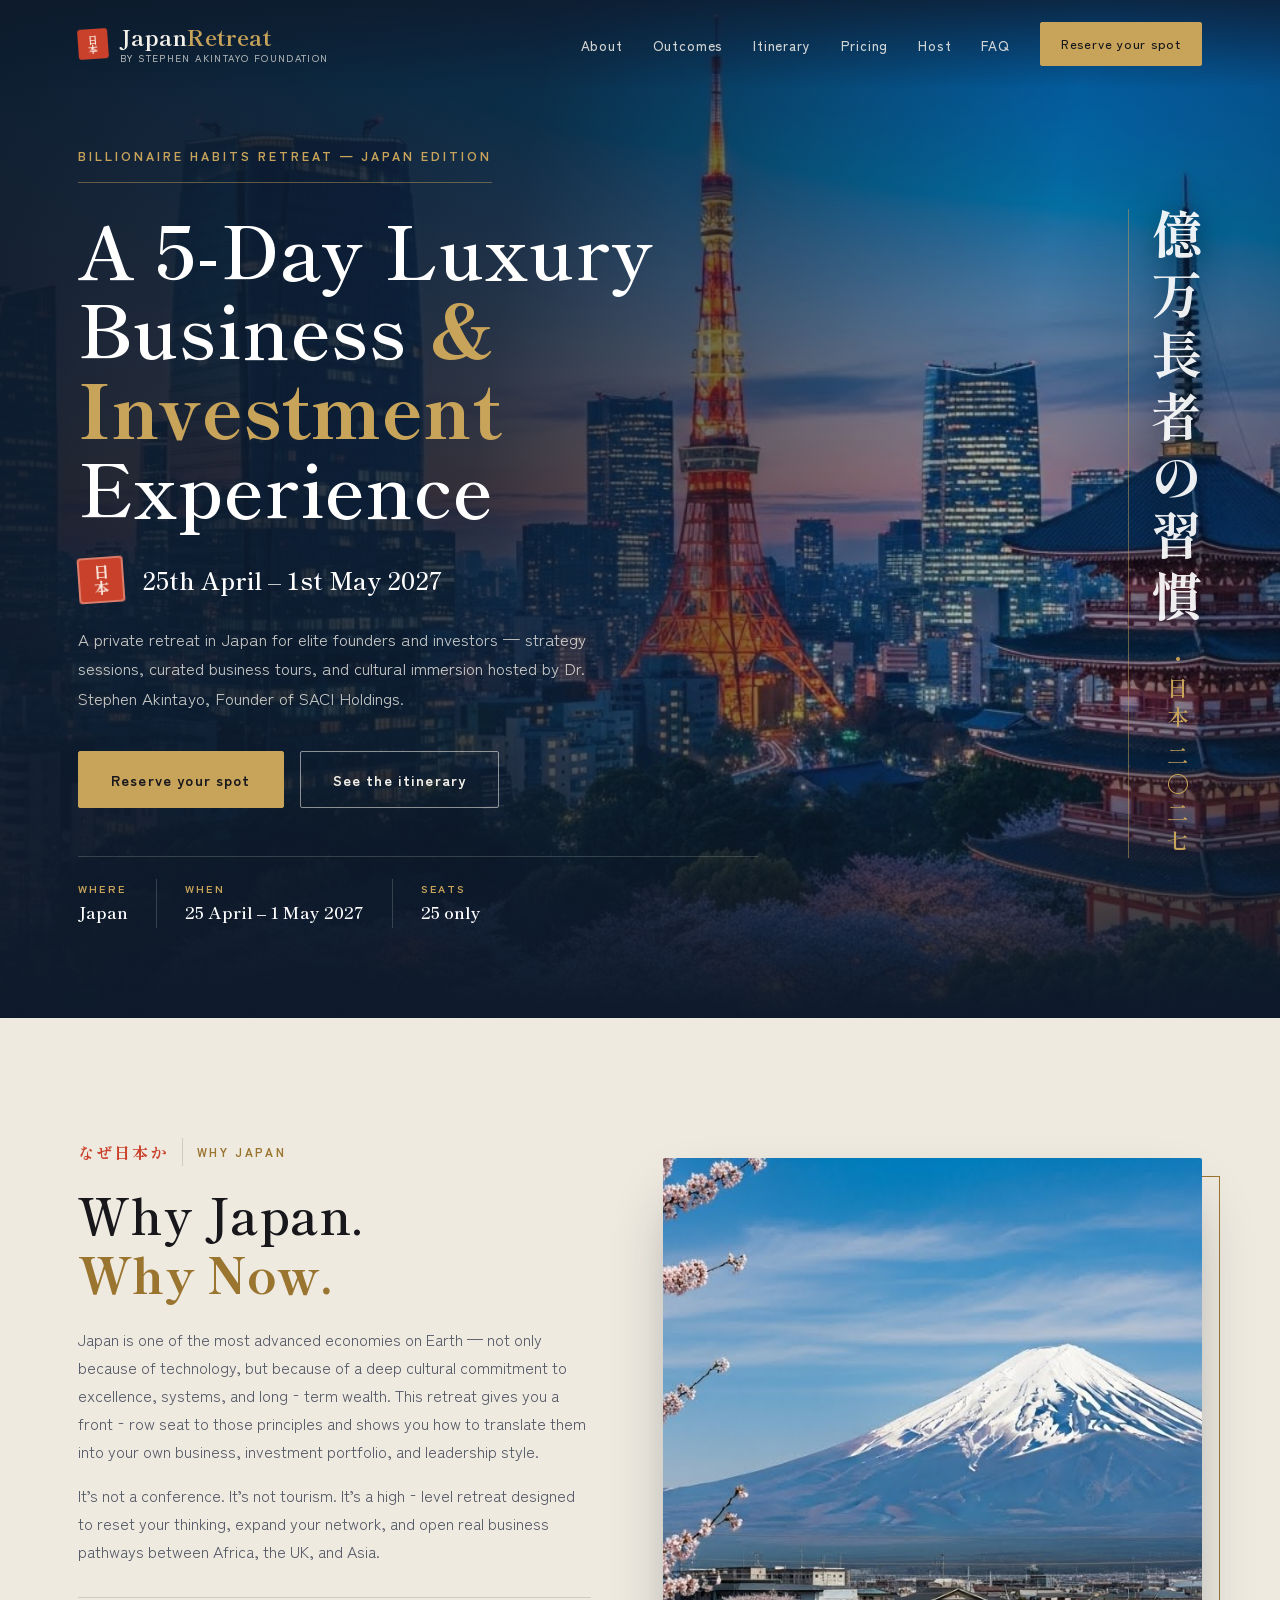
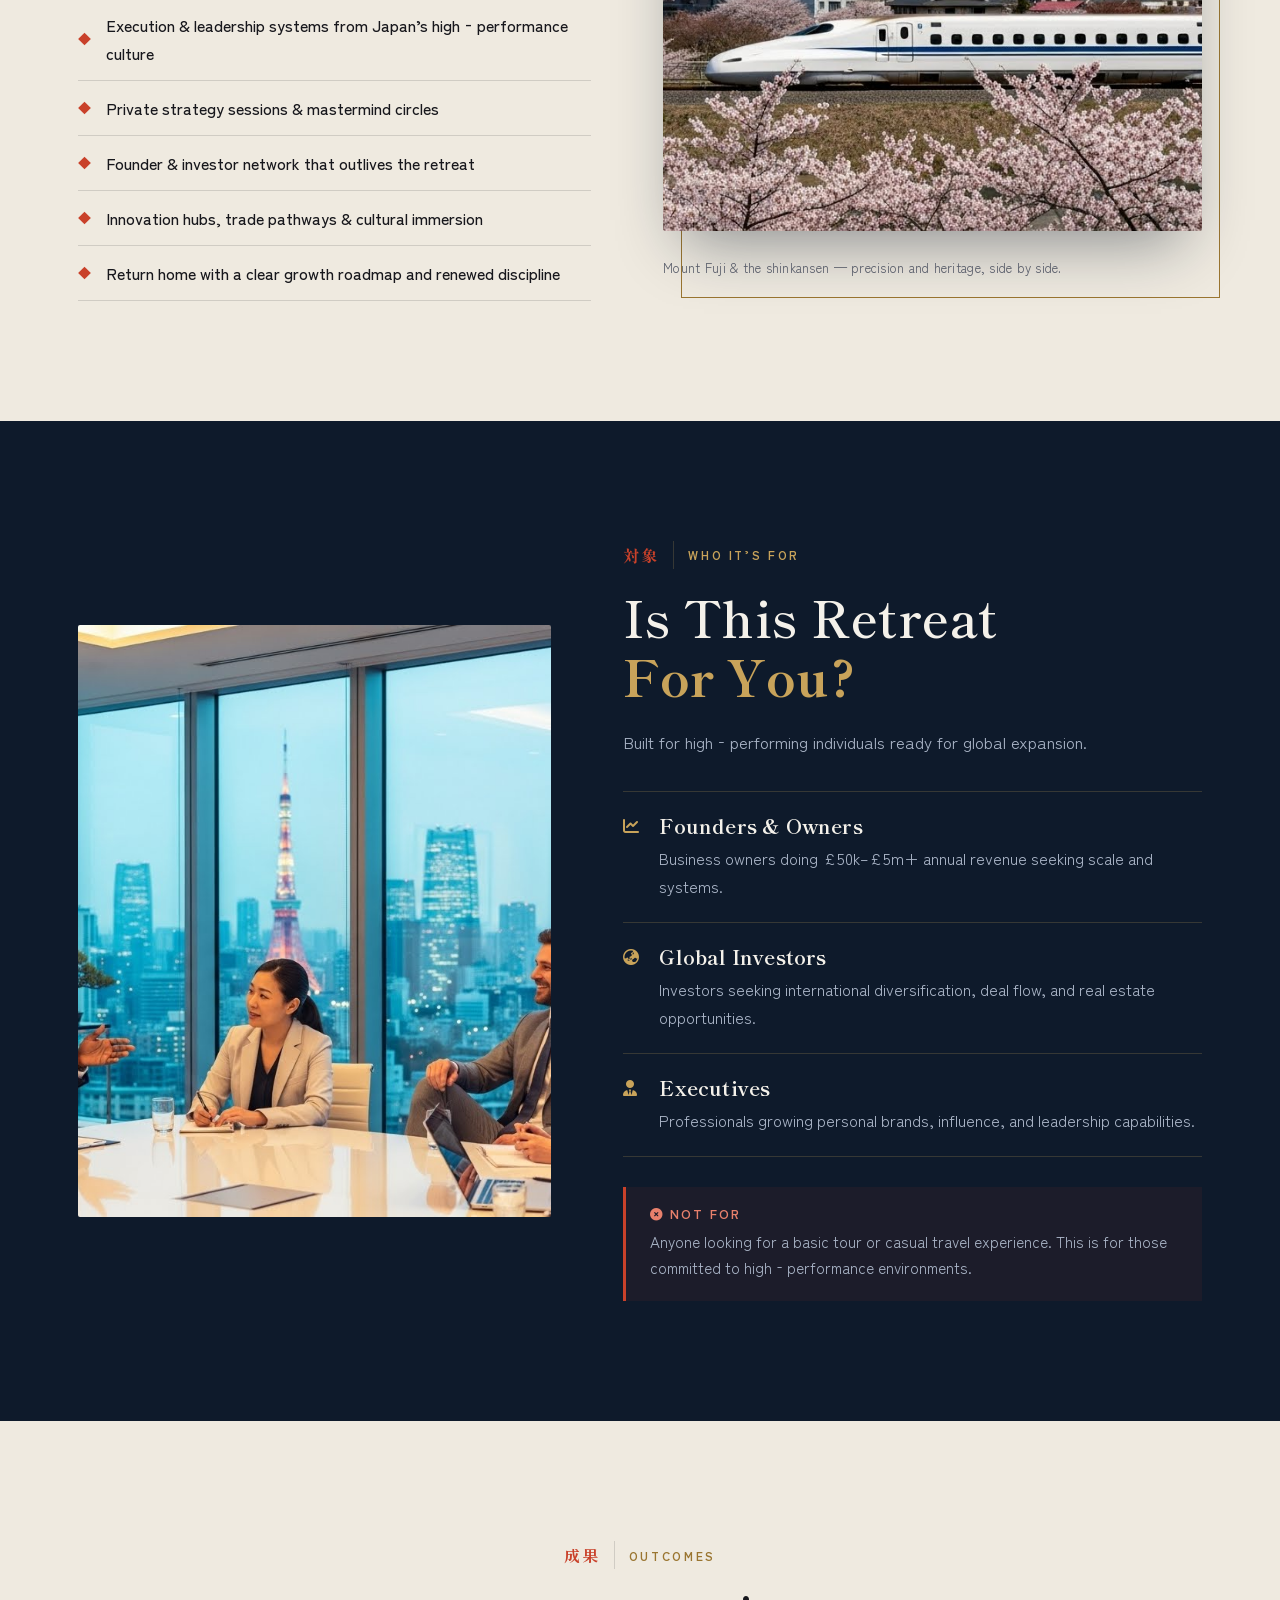
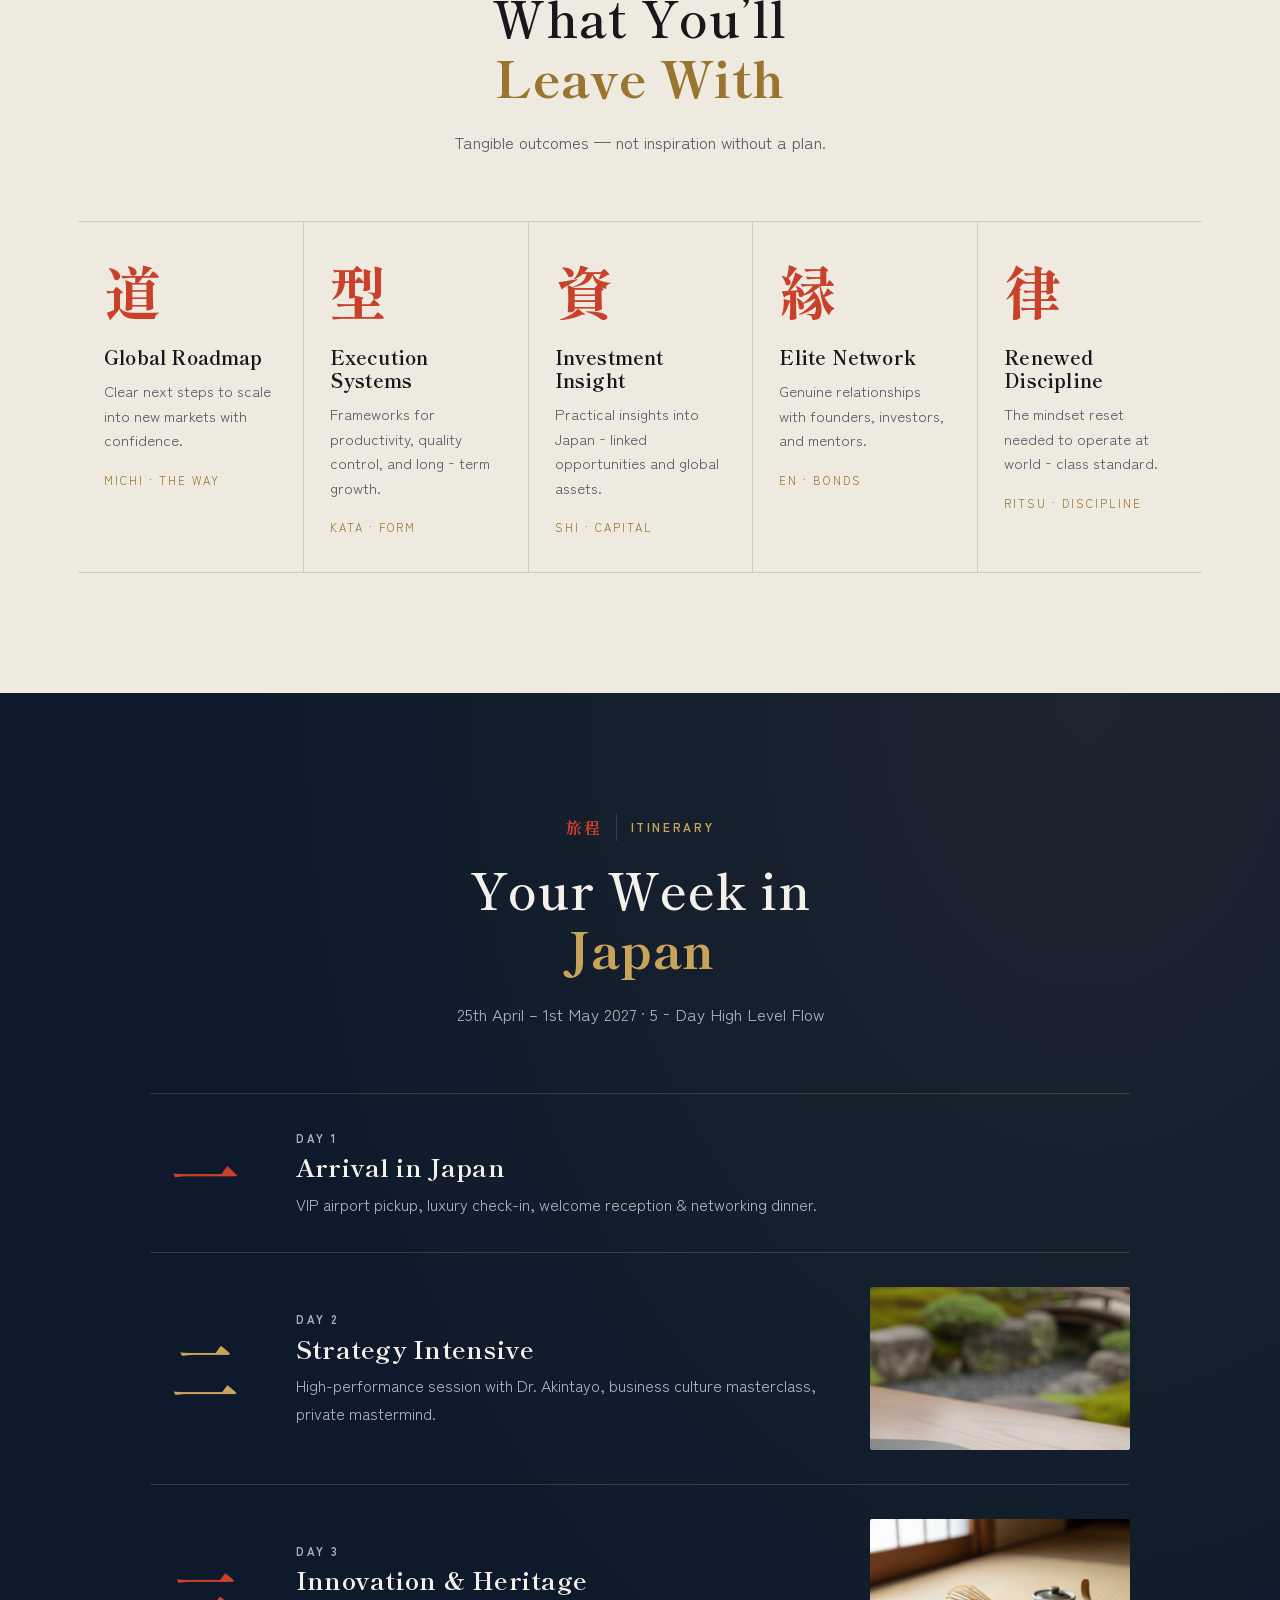
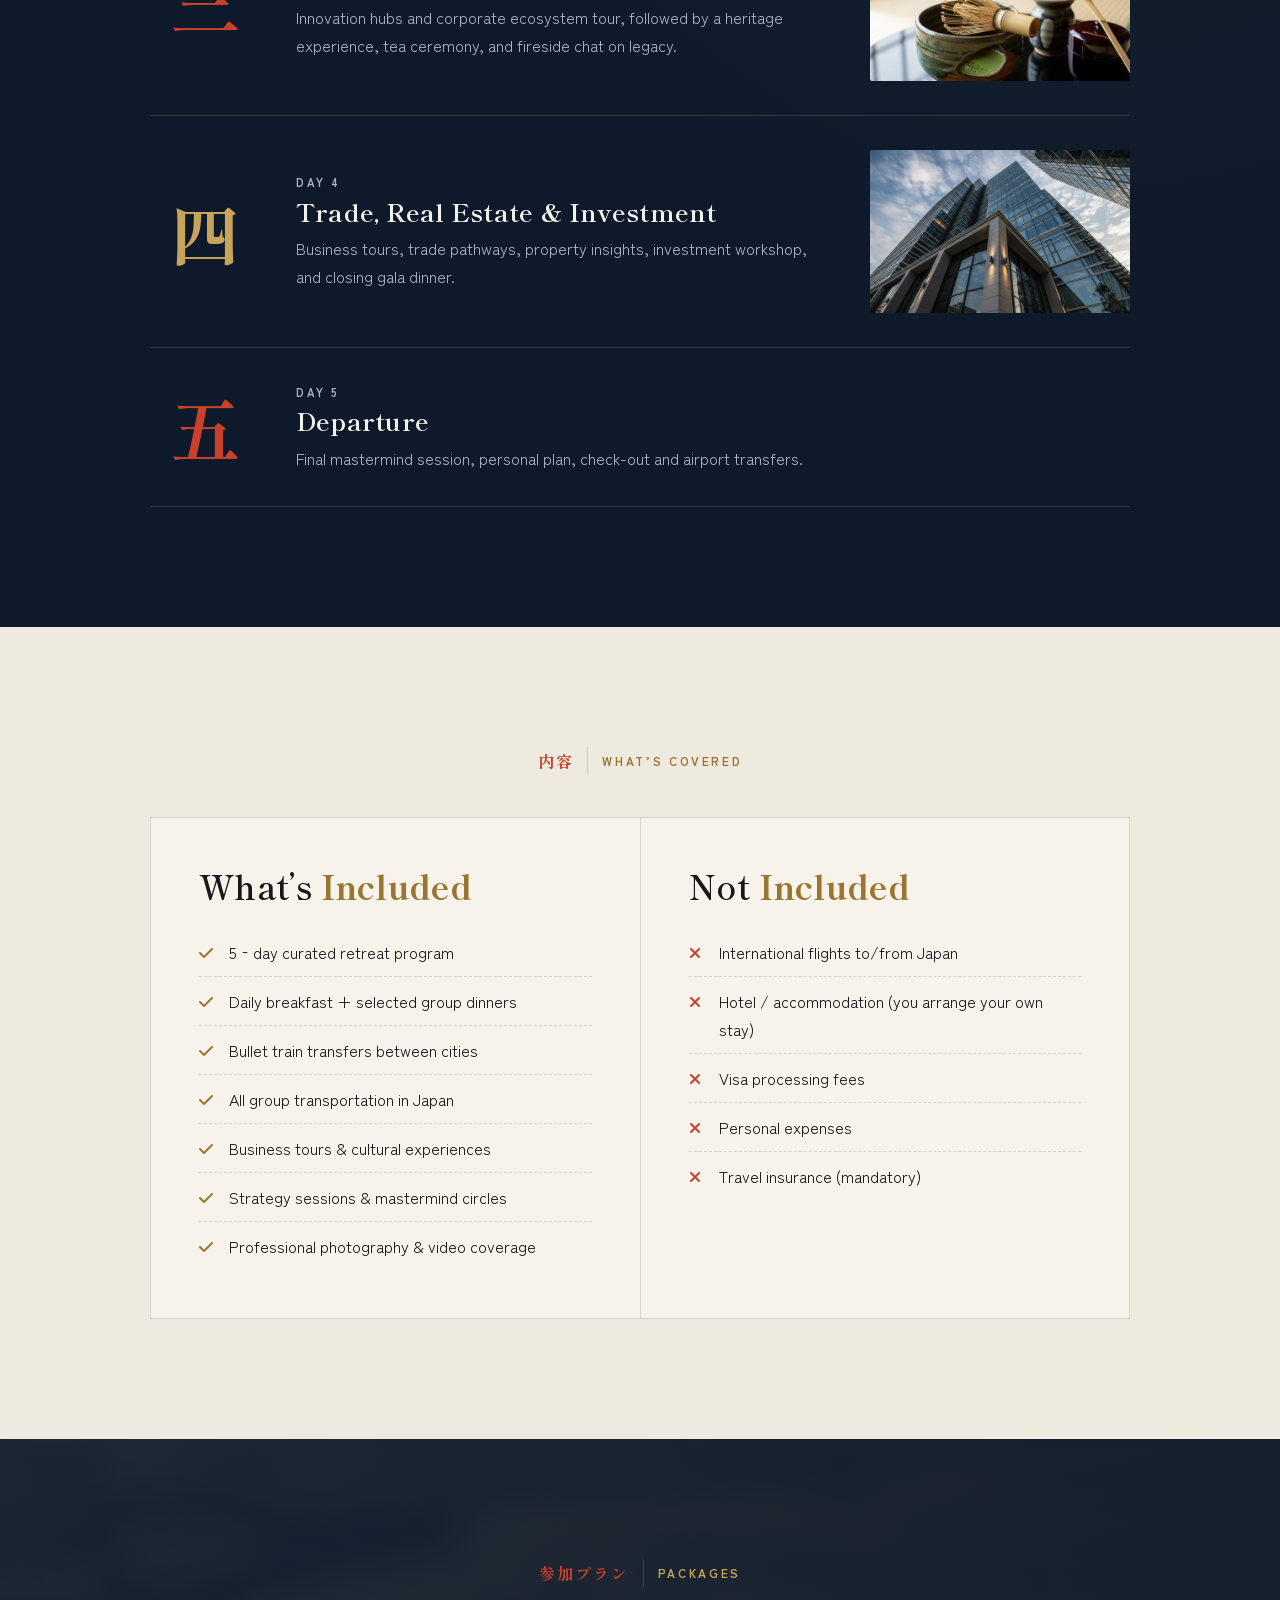
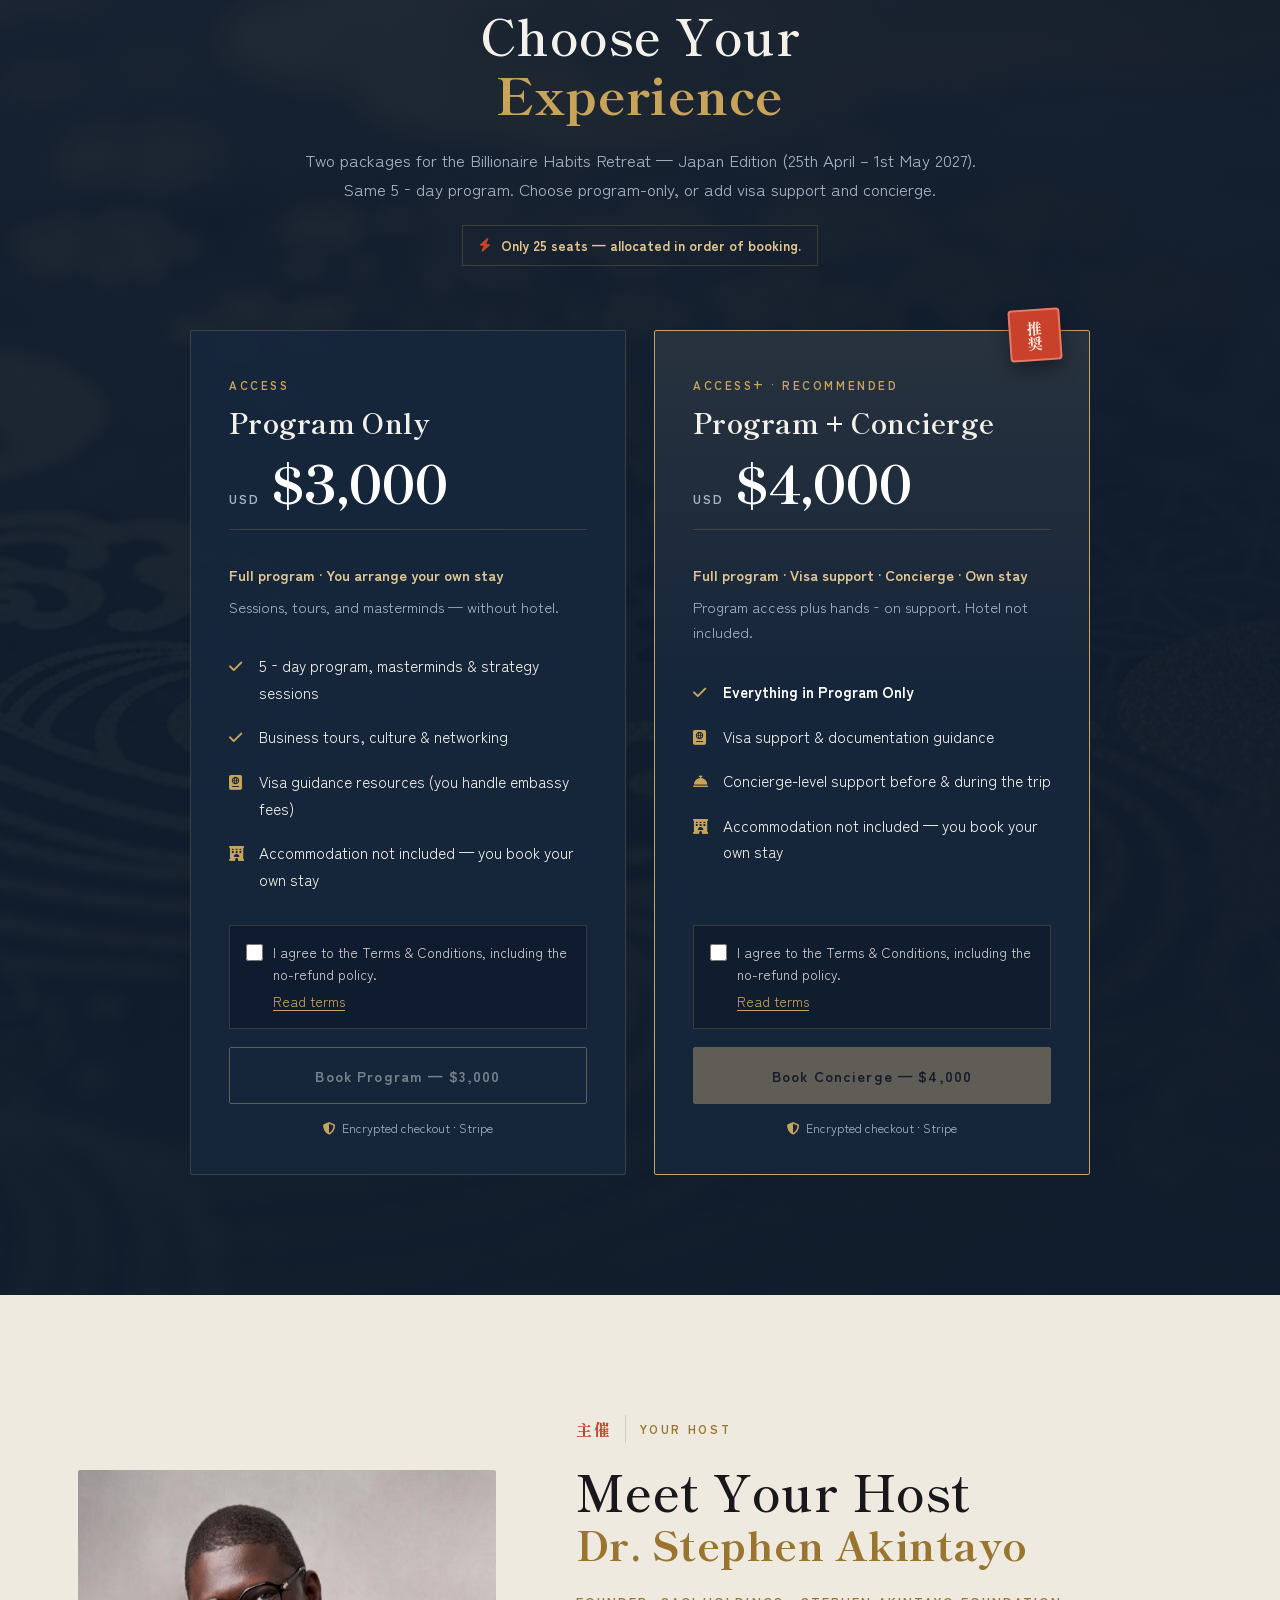
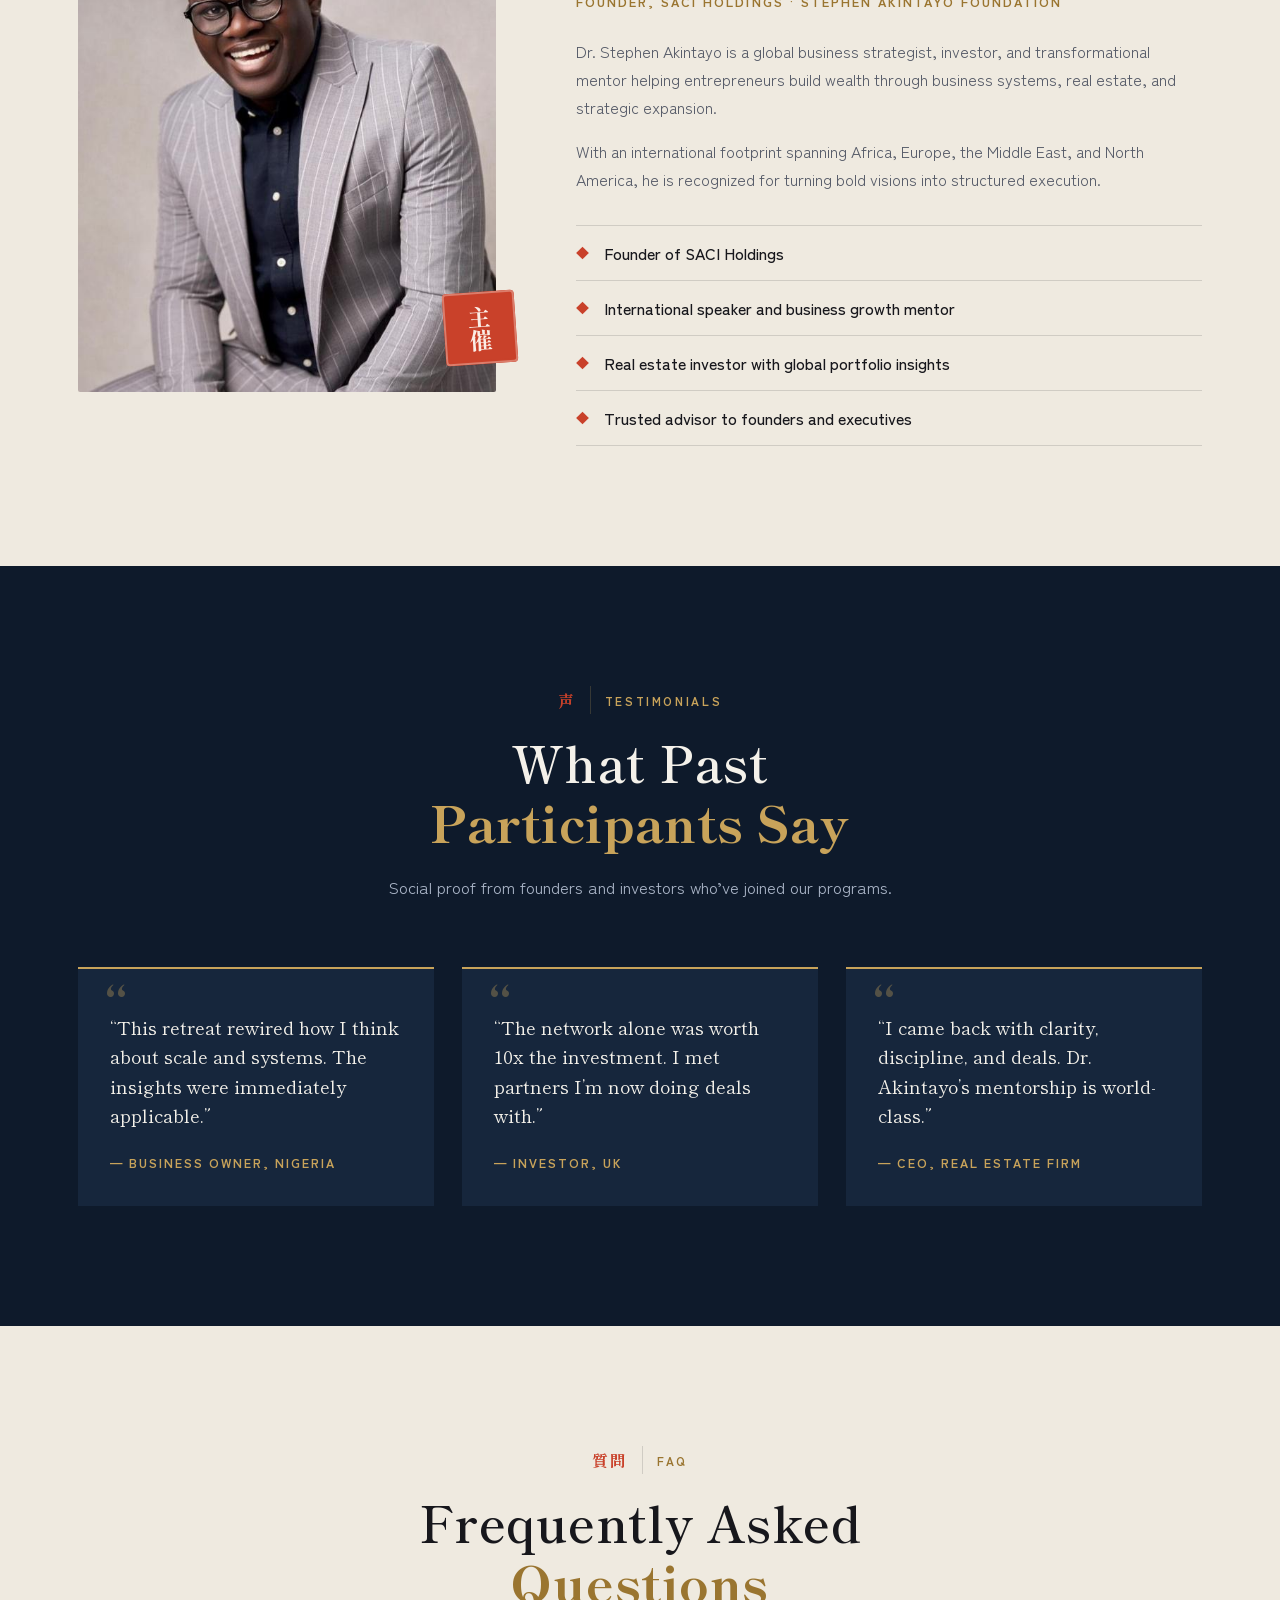
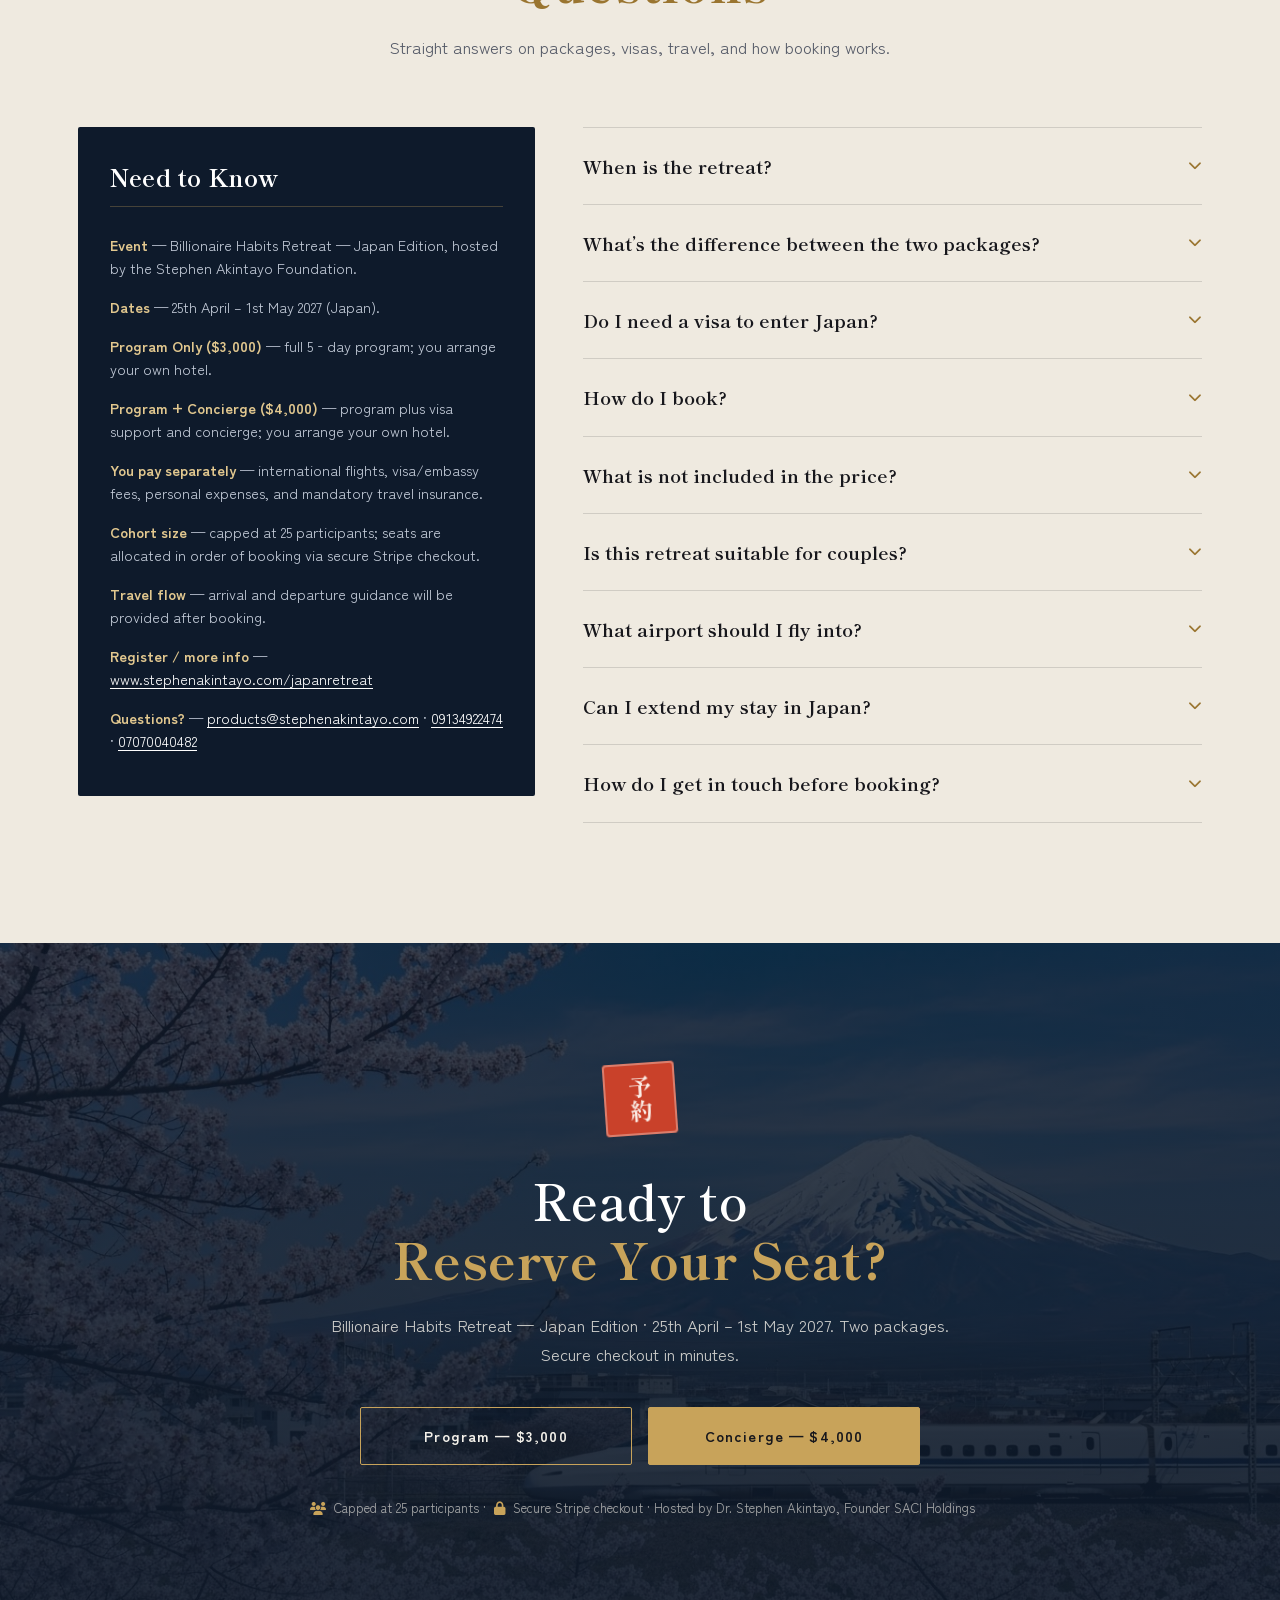
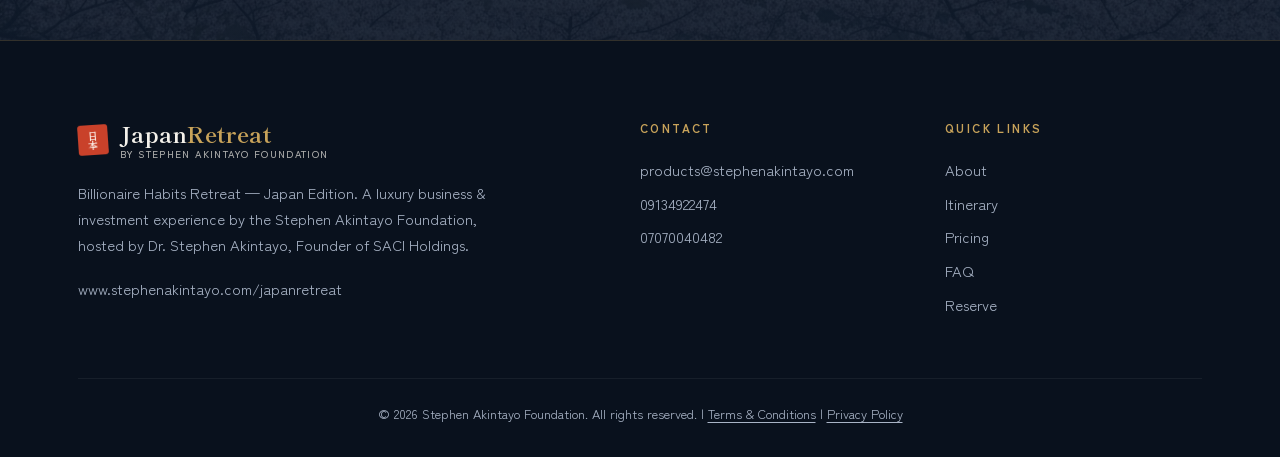
<file: index.html>
<!DOCTYPE html>
<html lang="en">

<head>
    <meta charset="UTF-8">
    <meta name="viewport" content="width=device-width, initial-scale=1.0">
    <title>Billionaire Habits Retreat — Japan Edition 2027 | Dr. Stephen Akintayo</title>
    <meta name="description"
        content="Billionaire Habits Retreat — Japan Edition. 25th April–1st May 2027 in Japan. Hosted by Dr. Stephen Akintayo, Founder of SACI Holdings. Limited to 25 seats.">
    <meta name="theme-color" content="#0E1A2B">
    <meta property="og:title" content="Billionaire Habits Retreat — Japan Edition | 25 April–1 May 2027">
    <meta property="og:description"
        content="5 days in Japan — strategy, investment insight, and elite networking. Hosted by Dr. Stephen Akintayo. Limited to 25 seats.">
    <meta property="og:type" content="website">
    <meta property="og:image" content="images/hero-bg.png">

    <!-- Google Fonts -->
    <link rel="preconnect" href="https://fonts.googleapis.com">
    <link rel="preconnect" href="https://fonts.gstatic.com" crossorigin>
    <link href="https://fonts.googleapis.com/css2?family=Shippori+Mincho:wght@400;600;700;800&family=Zen+Kaku+Gothic+New:wght@400;500;700&display=swap"
        rel="stylesheet">

    <!-- Font Awesome -->
    <link rel="stylesheet" href="https://cdnjs.cloudflare.com/ajax/libs/font-awesome/6.4.0/css/all.min.css">

    <!-- Custom CSS -->
    <link rel="stylesheet" href="style.css">
</head>

<body id="top">

    <a class="skip-link" href="#pricing">Skip to pricing</a>

    <!-- Navigation -->
    <nav class="navbar" aria-label="Primary">
        <div class="container nav-container">
            <a href="#top" class="logo"><span class="logo-seal" lang="ja" aria-hidden="true">日本</span><span class="logo-text"><span class="logo-name">Japan<span>Retreat</span></span><span class="logo-by">by Stephen Akintayo Foundation</span></span></a>
            <div class="mobile-menu-btn" role="button" tabindex="0" aria-label="Open menu" aria-expanded="false" aria-controls="site-nav">
                <i class="fas fa-bars" aria-hidden="true"></i>
            </div>
            <ul class="nav-links" id="site-nav">
                <li><a href="#about">About</a></li>
                <li><a href="#outcomes">Outcomes</a></li>
                <li><a href="#itinerary">Itinerary</a></li>
                <li><a href="#pricing">Pricing</a></li>
                <li><a href="#host">Host</a></li>
                <li><a href="#faq">FAQ</a></li>
                <li><a href="#pricing" class="btn btn-primary btn-nav-cta">Reserve your spot</a></li>
            </ul>
        </div>
    </nav>

    <!-- Hero Section -->
    <header class="hero">
        <div class="container hero-inner">
            <div class="hero-content animate-on-scroll">
                <span class="hero-subtitle">Billionaire Habits Retreat — Japan Edition</span>
                <h1>A 5‑Day Luxury Business <em>&amp; Investment</em> Experience</h1>
                <p class="hero-date">
                    <span class="hanko" lang="ja" aria-hidden="true">日本</span>
                    <span>25th April – 1st May 2027</span>
                </p>
                <p class="hero-micro">A private retreat in Japan for elite founders and investors —
                    strategy sessions, curated business tours, and cultural immersion hosted by Dr. Stephen Akintayo,
                    Founder of SACI Holdings.</p>

                <div class="hero-cta">
                    <a href="#pricing" class="btn btn-primary">Reserve your spot</a>
                    <a href="#itinerary" class="btn btn-secondary btn-hero-outline">See the itinerary</a>
                </div>

                <ul class="trust-indicators">
                    <li><span>Where</span>Japan</li>
                    <li><span>When</span>25 April – 1 May 2027</li>
                    <li><span>Seats</span>25 only</li>
                </ul>
            </div>

            <p class="hero-vertical" lang="ja" aria-hidden="true">億万長者の習慣<span>・日本 二〇二七</span></p>
        </div>
    </header>

    <!-- About Section -->
    <section id="about" class="about section-padding theme-washi">
        <div class="container">
            <div class="about-grid">
                <div class="about-text animate-on-scroll">
                    <p class="eyebrow"><span lang="ja">なぜ日本か</span> Why Japan</p>
                    <h2 class="section-title">Why Japan. <span>Why Now.</span></h2>
                    <p>Japan is one of the most advanced economies on Earth — not only because of technology, but
                        because of a deep cultural commitment to excellence, systems, and long‑term wealth. This retreat
                        gives you a front‑row seat to those principles and shows you how to translate them into your own
                        business, investment portfolio, and leadership style.</p>
                    <p>It’s not a conference. It’s not tourism. It’s a high‑level retreat designed to reset your
                        thinking, expand your network, and open real business pathways between Africa, the UK, and Asia.
                    </p>

                    <ul class="mini-list">
                        <li>Execution &amp; leadership systems from Japan’s high‑performance culture</li>
                        <li>Private strategy sessions &amp; mastermind circles</li>
                        <li>Founder &amp; investor network that outlives the retreat</li>
                        <li>Innovation hubs, trade pathways &amp; cultural immersion</li>
                        <li>Return home with a clear growth roadmap and renewed discipline</li>
                    </ul>
                </div>
                <figure class="about-image animate-on-scroll delay-200">
                    <img src="images/japan-innovation.png" width="1365" height="768" loading="lazy"
                        alt="A shinkansen bullet train passing Mount Fuji, framed by blossoming trees">
                    <figcaption>Mount Fuji &amp; the shinkansen — precision and heritage, side by side.</figcaption>
                </figure>
            </div>
        </div>
    </section>

    <!-- Who It's For -->
    <section class="who-for section-padding theme-ink">
        <div class="container">
            <div class="who-layout">
                <figure class="who-image animate-on-scroll">
                    <img src="images/networking.png" width="1365" height="768" loading="lazy"
                        alt="Founders and investors in a boardroom meeting overlooking the Tokyo skyline and Tokyo Tower">
                </figure>
                <div class="who-text animate-on-scroll delay-100">
                    <p class="eyebrow"><span lang="ja">対象</span> Who it’s for</p>
                    <h2 class="section-title">Is This Retreat <span>For You?</span></h2>
                    <p class="section-lead">Built for high‑performing individuals ready for global expansion.</p>

                    <div class="who-grid">
                        <div class="who-card">
                            <h3><i class="fas fa-chart-line" aria-hidden="true"></i> Founders &amp; Owners</h3>
                            <p>Business owners doing £50k–£5m+ annual revenue seeking scale and systems.</p>
                        </div>
                        <div class="who-card">
                            <h3><i class="fas fa-globe-asia" aria-hidden="true"></i> Global Investors</h3>
                            <p>Investors seeking international diversification, deal flow, and real estate opportunities.</p>
                        </div>
                        <div class="who-card">
                            <h3><i class="fas fa-user-tie" aria-hidden="true"></i> Executives</h3>
                            <p>Professionals growing personal brands, influence, and leadership capabilities.</p>
                        </div>
                    </div>

                    <div class="not-for">
                        <h4><i class="fas fa-times-circle" aria-hidden="true"></i> Not for</h4>
                        <p>Anyone looking for a basic tour or casual travel experience. This is for those committed to
                            high‑performance environments.</p>
                    </div>
                </div>
            </div>
        </div>
    </section>

    <!-- Outcomes -->
    <section id="outcomes" class="outcomes section-padding theme-washi">
        <div class="container">
            <div class="section-head animate-on-scroll">
                <p class="eyebrow"><span lang="ja">成果</span> Outcomes</p>
                <h2 class="section-title">What You’ll <span>Leave With</span></h2>
                <p class="section-lead">Tangible outcomes — not inspiration without a plan.</p>
            </div>

            <div class="outcome-grid">
                <div class="outcome-card animate-on-scroll delay-100">
                    <span class="outcome-kanji" lang="ja" aria-hidden="true">道</span>
                    <h3>Global Roadmap</h3>
                    <p>Clear next steps to scale into new markets with confidence.</p>
                    <span class="outcome-gloss" lang="ja" aria-hidden="true">michi · the way</span>
                </div>
                <div class="outcome-card animate-on-scroll delay-200">
                    <span class="outcome-kanji" lang="ja" aria-hidden="true">型</span>
                    <h3>Execution Systems</h3>
                    <p>Frameworks for productivity, quality control, and long‑term growth.</p>
                    <span class="outcome-gloss" aria-hidden="true">kata · form</span>
                </div>
                <div class="outcome-card animate-on-scroll delay-300">
                    <span class="outcome-kanji" lang="ja" aria-hidden="true">資</span>
                    <h3>Investment Insight</h3>
                    <p>Practical insights into Japan‑linked opportunities and global assets.</p>
                    <span class="outcome-gloss" aria-hidden="true">shi · capital</span>
                </div>
                <div class="outcome-card animate-on-scroll delay-100">
                    <span class="outcome-kanji" lang="ja" aria-hidden="true">縁</span>
                    <h3>Elite Network</h3>
                    <p>Genuine relationships with founders, investors, and mentors.</p>
                    <span class="outcome-gloss" aria-hidden="true">en · bonds</span>
                </div>
                <div class="outcome-card animate-on-scroll delay-200">
                    <span class="outcome-kanji" lang="ja" aria-hidden="true">律</span>
                    <h3>Renewed Discipline</h3>
                    <p>The mindset reset needed to operate at world‑class standard.</p>
                    <span class="outcome-gloss" aria-hidden="true">ritsu · discipline</span>
                </div>
            </div>
        </div>
    </section>

    <!-- Itinerary -->
    <section id="itinerary" class="itinerary section-padding theme-ink">
        <div class="container">
            <div class="section-head animate-on-scroll">
                <p class="eyebrow"><span lang="ja">旅程</span> Itinerary</p>
                <h2 class="section-title">Your Week in <span>Japan</span></h2>
                <p class="section-lead">25th April – 1st May 2027 · 5‑Day High Level Flow</p>
            </div>

            <ol class="timeline">
                <li class="timeline-item animate-on-scroll">
                    <span class="day-kanji" lang="ja" aria-hidden="true">一</span>
                    <div class="day-body">
                        <p class="day-label">Day 1</p>
                        <h3 class="day-title">Arrival in Japan</h3>
                        <p>VIP airport pickup, luxury check-in, welcome reception &amp; networking dinner.</p>
                    </div>
                </li>
                <li class="timeline-item animate-on-scroll">
                    <span class="day-kanji" lang="ja" aria-hidden="true">二</span>
                    <div class="day-body">
                        <p class="day-label">Day 2</p>
                        <h3 class="day-title">Strategy Intensive</h3>
                        <p>High-performance session with Dr. Akintayo, business culture masterclass, private mastermind.</p>
                    </div>
                    <figure class="day-image">
                        <img src="images/strategy-session.png" width="1365" height="768" loading="lazy"
                            alt="A quiet Japanese garden with moss, stones and a wooden bridge">
                    </figure>
                </li>
                <li class="timeline-item animate-on-scroll">
                    <span class="day-kanji" lang="ja" aria-hidden="true">三</span>
                    <div class="day-body">
                        <p class="day-label">Day 3</p>
                        <h3 class="day-title">Innovation &amp; Heritage</h3>
                        <p>Innovation hubs and corporate ecosystem tour, followed by a heritage experience, tea ceremony, and fireside chat on legacy.</p>
                    </div>
                    <figure class="day-image">
                        <img src="images/cultural-experience.png" width="1365" height="768" loading="lazy"
                            alt="Matcha tea ceremony set: a bowl of whisked matcha, bamboo whisk and scoop on tatami">
                    </figure>
                </li>
                <li class="timeline-item animate-on-scroll">
                    <span class="day-kanji" lang="ja" aria-hidden="true">四</span>
                    <div class="day-body">
                        <p class="day-label">Day 4</p>
                        <h3 class="day-title">Trade, Real Estate &amp; Investment</h3>
                        <p>Business tours, trade pathways, property insights, investment workshop, and closing gala dinner.</p>
                    </div>
                    <figure class="day-image">
                        <img src="images/real-estate.png" width="1365" height="768" loading="lazy"
                            alt="Modern glass office towers seen from street level">
                    </figure>
                </li>
                <li class="timeline-item animate-on-scroll">
                    <span class="day-kanji" lang="ja" aria-hidden="true">五</span>
                    <div class="day-body">
                        <p class="day-label">Day 5</p>
                        <h3 class="day-title">Departure</h3>
                        <p>Final mastermind session, personal plan, check-out and airport transfers.</p>
                    </div>
                </li>
            </ol>
        </div>
    </section>

    <!-- Included -->
    <section class="included section-padding theme-washi">
        <div class="container">
            <div class="section-head animate-on-scroll">
                <p class="eyebrow"><span lang="ja">内容</span> What’s covered</p>
            </div>
            <div class="included-grid">
                <div class="included-col animate-on-scroll">
                    <h2 class="section-title">What’s <span>Included</span></h2>
                    <ul class="included-list">
                        <li><i class="fas fa-check" aria-hidden="true"></i> 5‑day curated retreat program</li>
                        <li><i class="fas fa-check" aria-hidden="true"></i> Daily breakfast + selected group dinners</li>
                        <li><i class="fas fa-check" aria-hidden="true"></i> Bullet train transfers between cities</li>
                        <li><i class="fas fa-check" aria-hidden="true"></i> All group transportation in Japan</li>
                        <li><i class="fas fa-check" aria-hidden="true"></i> Business tours &amp; cultural experiences</li>
                        <li><i class="fas fa-check" aria-hidden="true"></i> Strategy sessions &amp; mastermind circles</li>
                        <li><i class="fas fa-check" aria-hidden="true"></i> Professional photography &amp; video coverage</li>
                    </ul>
                </div>
                <div class="included-col animate-on-scroll delay-200">
                    <h2 class="section-title">Not <span>Included</span></h2>
                    <ul class="not-included-list included-list">
                        <li><i class="fas fa-times" aria-hidden="true"></i> International flights to/from Japan</li>
                        <li><i class="fas fa-times" aria-hidden="true"></i> Hotel / accommodation (you arrange your own stay)</li>
                        <li><i class="fas fa-times" aria-hidden="true"></i> Visa processing fees</li>
                        <li><i class="fas fa-times" aria-hidden="true"></i> Personal expenses</li>
                        <li><i class="fas fa-times" aria-hidden="true"></i> Travel insurance (mandatory)</li>
                    </ul>
                </div>
            </div>
        </div>
    </section>

    <!-- Pricing -->
    <section id="pricing" class="pricing section-padding theme-ink">
        <div class="container">
            <div class="section-head animate-on-scroll">
                <p class="eyebrow"><span lang="ja">参加プラン</span> Packages</p>
                <h2 class="section-title">Choose Your <span>Experience</span></h2>
                <p class="section-lead">Two packages for the Billionaire Habits Retreat — Japan Edition (25th April – 1st May 2027).
                    Same 5‑day program. Choose program-only, or add visa support and concierge.</p>
                <p class="pricing-urgency"><i class="fas fa-bolt" aria-hidden="true"></i> Only 25 seats — allocated in order of booking.</p>
            </div>

            <div class="pricing-grid pricing-grid-two">
                <div class="pricing-card animate-on-scroll delay-100">
                    <span class="pricing-tier-label">Access</span>
                    <h3 class="package-name">Program Only</h3>
                    <p class="package-price"><span class="package-currency">USD</span> <span class="package-amount">$3,000</span></p>
                    <p class="package-diff">Full program · You arrange your own stay</p>
                    <p class="package-note">Sessions, tours, and masterminds — without hotel.</p>
                    <ul class="package-features">
                        <li><i class="fas fa-check" aria-hidden="true"></i><span>5‑day program, masterminds &amp; strategy sessions</span></li>
                        <li><i class="fas fa-check" aria-hidden="true"></i><span>Business tours, culture &amp; networking</span></li>
                        <li><i class="fas fa-passport" aria-hidden="true"></i><span>Visa guidance resources (you handle embassy fees)</span></li>
                        <li><i class="fas fa-hotel" aria-hidden="true"></i><span>Accommodation not included — you book your own stay</span></li>
                    </ul>
                    <div class="package-terms"><label><input type="checkbox" class="package-terms-checkbox"><span>I agree to the Terms &amp; Conditions, including the no-refund policy.</span></label><a href="terms.html">Read terms</a></div>
                    <a href="https://buy.stripe.com/fZu7sM5kMaXRcx01kMew80B" class="btn btn-secondary btn-pricing-main is-disabled"
                        aria-disabled="true" tabindex="-1"
                        rel="noopener noreferrer" target="_blank"
                        aria-label="Book Program Only retreat for 3,000 US dollars">Book Program — $3,000</a>
                    <p class="pricing-secure"><i class="fas fa-shield-halved" aria-hidden="true"></i> Encrypted checkout · Stripe</p>
                </div>

                <div class="pricing-card featured animate-on-scroll delay-200">
                    <span class="pricing-ribbon" lang="ja" aria-hidden="true">推奨</span>
                    <span class="pricing-tier-label">Access+ · Recommended</span>
                    <h3 class="package-name">Program + Concierge</h3>
                    <p class="package-price"><span class="package-currency">USD</span> <span class="package-amount">$4,000</span></p>
                    <p class="package-diff">Full program · Visa support · Concierge · Own stay</p>
                    <p class="package-note">Program access plus hands‑on support. Hotel not included.</p>
                    <ul class="package-features">
                        <li><i class="fas fa-check" aria-hidden="true"></i><span><strong>Everything in Program Only</strong></span></li>
                        <li><i class="fas fa-passport" aria-hidden="true"></i><span>Visa support &amp; documentation guidance</span></li>
                        <li><i class="fas fa-bell-concierge" aria-hidden="true"></i><span>Concierge-level support before &amp; during the trip</span></li>
                        <li><i class="fas fa-hotel" aria-hidden="true"></i><span>Accommodation not included — you book your own stay</span></li>
                    </ul>
                    <div class="package-terms"><label><input type="checkbox" class="package-terms-checkbox"><span>I agree to the Terms &amp; Conditions, including the no-refund policy.</span></label><a href="terms.html">Read terms</a></div>
                    <a href="https://buy.stripe.com/dRm8wQ28AaXR0Oi5B2ew80A" class="btn btn-primary btn-pricing-main is-disabled"
                        aria-disabled="true" tabindex="-1"
                        rel="noopener noreferrer" target="_blank"
                        aria-label="Book Program plus Concierge retreat for 4,000 US dollars">Book Concierge — $4,000</a>
                    <p class="pricing-secure"><i class="fas fa-shield-halved" aria-hidden="true"></i> Encrypted checkout · Stripe</p>
                </div>
            </div>
        </div>
    </section>

    <!-- Host -->
    <section id="host" class="host section-padding theme-washi">
        <div class="container">
            <div class="host-grid">
                <figure class="host-img animate-on-scroll">
                    <img src="images/stephen-akintayo.jpeg" width="800" height="741" loading="lazy" alt="Portrait of Dr. Stephen Akintayo">
                    <span class="hanko hanko-lg" lang="ja" aria-hidden="true">主催</span>
                </figure>
                <div class="host-content animate-on-scroll delay-200">
                    <p class="eyebrow"><span lang="ja">主催</span> Your host</p>
                    <h2 class="section-title">Meet Your Host <span>Dr. Stephen Akintayo</span></h2>
                    <p class="host-role">Founder, SACI Holdings · Stephen Akintayo Foundation</p>
                    <p>Dr. Stephen Akintayo is a global business strategist, investor, and transformational mentor
                        helping entrepreneurs build wealth through business systems, real estate, and strategic
                        expansion.</p>
                    <p>With an international footprint spanning Africa, Europe, the Middle East, and North America, he
                        is recognized for turning bold visions into structured execution.</p>

                    <ul class="mini-list">
                        <li>Founder of SACI Holdings</li>
                        <li>International speaker and business growth mentor</li>
                        <li>Real estate investor with global portfolio insights</li>
                        <li>Trusted advisor to founders and executives</li>
                    </ul>
                </div>
            </div>
        </div>
    </section>

    <!-- Testimonials -->
    <section class="testimonials section-padding theme-ink">
        <div class="container">
            <div class="section-head animate-on-scroll">
                <p class="eyebrow"><span lang="ja">声</span> Testimonials</p>
                <h2 class="section-title">What Past <span>Participants Say</span></h2>
                <p class="section-lead">Social proof from founders and investors who’ve joined our programs.</p>
            </div>

            <div class="testimonial-grid">
                <blockquote class="testimonial-card animate-on-scroll delay-100">
                    <p>“This retreat rewired how I think about scale and systems. The insights were immediately
                        applicable.”</p>
                    <cite>Business Owner, Nigeria</cite>
                </blockquote>
                <blockquote class="testimonial-card animate-on-scroll delay-200">
                    <p>“The network alone was worth 10x the investment. I met partners I’m now doing deals with.”</p>
                    <cite>Investor, UK</cite>
                </blockquote>
                <blockquote class="testimonial-card animate-on-scroll delay-300">
                    <p>“I came back with clarity, discipline, and deals. Dr. Akintayo’s mentorship is world-class.”</p>
                    <cite>CEO, Real Estate Firm</cite>
                </blockquote>
            </div>
        </div>
    </section>

    <!-- FAQ -->
    <section id="faq" class="faq section-padding theme-washi">
        <div class="container">
            <div class="section-head animate-on-scroll">
                <p class="eyebrow"><span lang="ja">質問</span> FAQ</p>
                <h2 class="section-title">Frequently Asked <span>Questions</span></h2>
                <p class="section-lead">Straight answers on packages, visas, travel, and how booking works.</p>
            </div>

            <div class="faq-layout">
                <div class="need-to-know animate-on-scroll">
                    <h3 class="need-to-know-title">Need to Know</h3>
                    <ul class="need-to-know-list">
                        <li><strong>Event</strong> — Billionaire Habits Retreat — Japan Edition, hosted by the Stephen Akintayo Foundation.</li>
                        <li><strong>Dates</strong> — 25th April – 1st May 2027 (Japan).</li>
                        <li><strong>Program Only ($3,000)</strong> — full 5‑day program; you arrange your own hotel.</li>
                        <li><strong>Program + Concierge ($4,000)</strong> — program plus visa support and concierge; you arrange your own hotel.</li>
                        <li><strong>You pay separately</strong> — international flights, visa/embassy fees, personal expenses, and mandatory travel insurance.</li>
                        <li><strong>Cohort size</strong> — capped at 25 participants; seats are allocated in order of booking via secure Stripe checkout.</li>
                        <li><strong>Travel flow</strong> — arrival and departure guidance will be provided after booking.</li>
                        <li><strong>Register / more info</strong> — <a href="https://www.stephenakintayo.com/japanretreat" rel="noopener noreferrer" target="_blank">www.stephenakintayo.com/japanretreat</a></li>
                        <li><strong>Questions?</strong> — <a href="mailto:products@stephenakintayo.com">products@stephenakintayo.com</a> · <a href="tel:+2349134922474">09134922474</a> · <a href="tel:+2347070040482">07070040482</a></li>
                    </ul>
                </div>

                <div class="faq-container animate-on-scroll delay-100">
                    <div class="faq-item">
                        <div class="faq-question">When is the retreat? <i class="fas fa-chevron-down" aria-hidden="true"></i></div>
                        <div class="faq-answer">Billionaire Habits Retreat — Japan Edition runs from
                            <strong>25th April – 1st May 2027</strong>. Register and get updates at
                            <a href="https://www.stephenakintayo.com/japanretreat" rel="noopener noreferrer" target="_blank">www.stephenakintayo.com/japanretreat</a>.</div>
                    </div>
                    <div class="faq-item">
                        <div class="faq-question">What’s the difference between the two packages? <i class="fas fa-chevron-down" aria-hidden="true"></i></div>
                        <div class="faq-answer">Both include the 5‑day program, tours, and masterminds.
                            <strong>Program Only ($3,000)</strong> is sessions and tours — you book your own hotel.
                            <strong>Program + Concierge ($4,000)</strong> adds visa support and concierge help; hotel still not included.
                            Embassy and government fees are always paid by you.</div>
                    </div>
                    <div class="faq-item">
                        <div class="faq-question">Do I need a visa to enter Japan? <i class="fas fa-chevron-down" aria-hidden="true"></i></div>
                        <div class="faq-answer">Most international guests need a visa. Program Only includes
                            guidance resources; Program + Concierge adds hands‑on visa support. Government
                            and embassy fees are paid by you where applicable.</div>
                    </div>
                    <div class="faq-item">
                        <div class="faq-question">How do I book? <i class="fas fa-chevron-down" aria-hidden="true"></i></div>
                        <div class="faq-answer">Choose one of the two packages and complete checkout via its Stripe link in the
                            pricing section. Seats are confirmed in order of successful booking (25 max).</div>
                    </div>
                    <div class="faq-item">
                        <div class="faq-question">What is not included in the price? <i class="fas fa-chevron-down" aria-hidden="true"></i></div>
                        <div class="faq-answer">International flights to/from Japan, visa processing and embassy fees, personal
                            expenses, and travel insurance (mandatory). Hotel and accommodation are
                            also not included in either package — you arrange your own stay.</div>
                    </div>
                    <div class="faq-item">
                        <div class="faq-question">Is this retreat suitable for couples? <i class="fas fa-chevron-down" aria-hidden="true"></i></div>
                        <div class="faq-answer">Yes. However, the retreat is business‑focused. Couples may attend if both
                            are aligned with the retreat purpose.</div>
                    </div>
                    <div class="faq-item">
                        <div class="faq-question">What airport should I fly into? <i class="fas fa-chevron-down" aria-hidden="true"></i></div>
                        <div class="faq-answer">Final travel guidance will be provided after booking, but you’ll typically
                            arrive in Japan. VIP airport pickup and group transfers
                            in Japan are included.</div>
                    </div>
                    <div class="faq-item">
                        <div class="faq-question">Can I extend my stay in Japan? <i class="fas fa-chevron-down" aria-hidden="true"></i></div>
                        <div class="faq-answer">Absolutely. Many participants choose to add extra days. Our concierge can
                            recommend add‑ons — especially on the Program + Concierge package.</div>
                    </div>
                    <div class="faq-item">
                        <div class="faq-question">How do I get in touch before booking? <i class="fas fa-chevron-down" aria-hidden="true"></i></div>
                        <div class="faq-answer">Email <a href="mailto:products@stephenakintayo.com">products@stephenakintayo.com</a>
                            or call <a href="tel:+2349134922474">09134922474</a> / <a href="tel:+2347070040482">07070040482</a>
                            with questions about packages, visas, or travel.</div>
                    </div>
                </div>
            </div>
        </div>
    </section>

    <!-- Final CTA -->
    <section id="apply" class="final-cta section-padding">
        <div class="container animate-on-scroll">
            <span class="hanko hanko-lg" lang="ja" aria-hidden="true">予約</span>
            <h2 class="section-title">Ready to <span>Reserve Your Seat?</span></h2>
            <p class="final-cta-lead">Billionaire Habits Retreat — Japan Edition · 25th April – 1st May 2027. Two packages. Secure checkout in minutes.</p>

            <div class="final-cta-grid">
                <a href="#pricing" class="btn btn-secondary">Program — $3,000</a>
                <a href="#pricing" class="btn btn-primary">Concierge — $4,000</a>
            </div>

            <p class="final-cta-footnote"><i class="fas fa-users" aria-hidden="true"></i> Capped at 25 participants · <i class="fas fa-lock" aria-hidden="true"></i> Secure Stripe checkout · Hosted by Dr. Stephen Akintayo, Founder SACI Holdings</p>
        </div>
    </section>

    <!-- Footer -->
    <footer class="site-footer">
        <div class="container">
            <div class="footer-grid">
                <div>
                    <a href="#top" class="logo"><span class="logo-seal" lang="ja" aria-hidden="true">日本</span><span class="logo-text"><span class="logo-name">Japan<span>Retreat</span></span><span class="logo-by">by Stephen Akintayo Foundation</span></span></a>
                    <p class="footer-about">Billionaire Habits Retreat — Japan Edition.
                        A luxury business &amp; investment experience by the Stephen Akintayo Foundation, hosted by
                        Dr. Stephen Akintayo, Founder of SACI Holdings.</p>
                    <p class="footer-about">
                        <a href="https://www.stephenakintayo.com/japanretreat" rel="noopener noreferrer" target="_blank">www.stephenakintayo.com/japanretreat</a>
                    </p>
                </div>
                <div>
                    <h4>Contact</h4>
                    <ul class="footer-list">
                        <li><a href="mailto:products@stephenakintayo.com">products@stephenakintayo.com</a></li>
                        <li><a href="tel:+2349134922474">09134922474</a></li>
                        <li><a href="tel:+2347070040482">07070040482</a></li>
                    </ul>
                </div>
                <div>
                    <h4>Quick Links</h4>
                    <ul class="footer-list">
                        <li><a href="#about">About</a></li>
                        <li><a href="#itinerary">Itinerary</a></li>
                        <li><a href="#pricing">Pricing</a></li>
                        <li><a href="#faq">FAQ</a></li>
                        <li><a href="#apply">Reserve</a></li>
                    </ul>
                </div>
            </div>
            <div class="footer-bottom">
                <p>&copy; <span id="copyright-year">2026</span> Stephen Akintayo Foundation. All rights reserved. | <a href="terms.html">Terms &amp; Conditions</a> | <a href="privacy.html">Privacy Policy</a></p>
            </div>
        </div>
    </footer>

    <script src="script.js"></script>
</body>

</html>
</file>
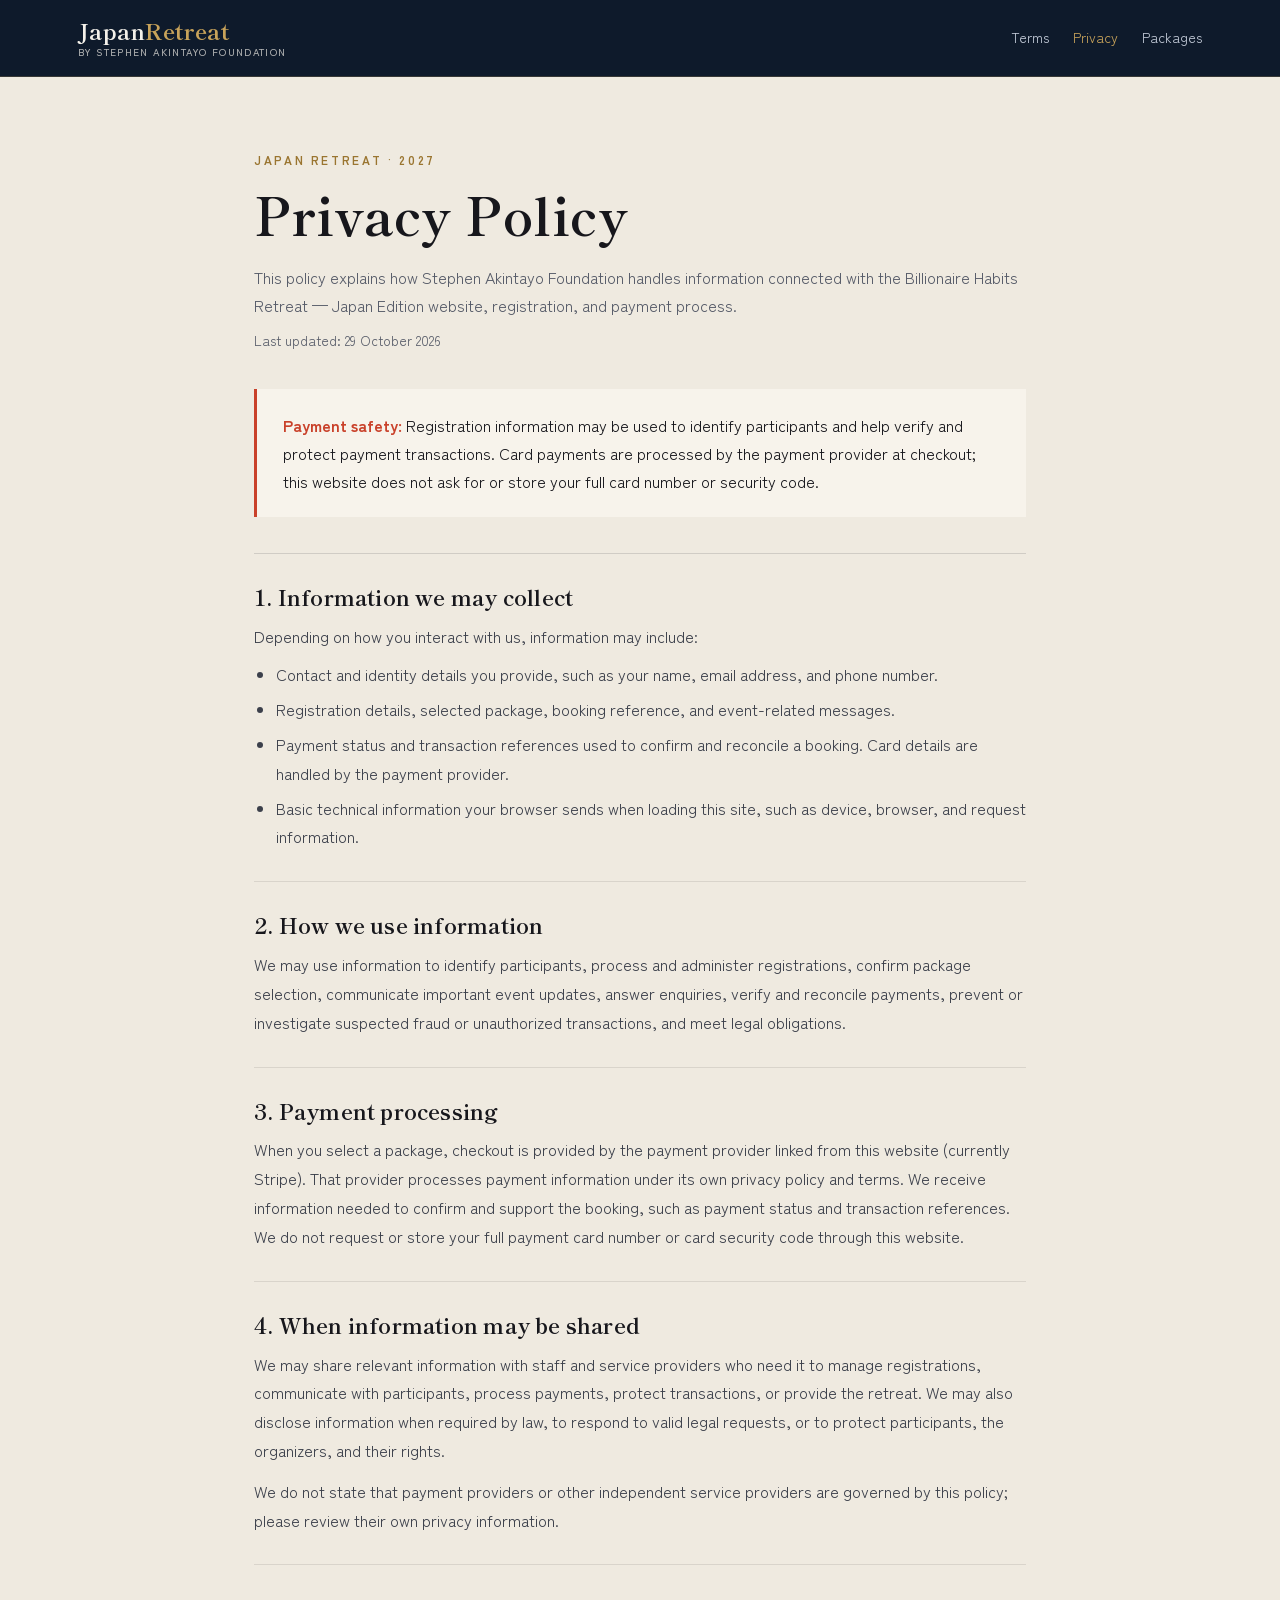
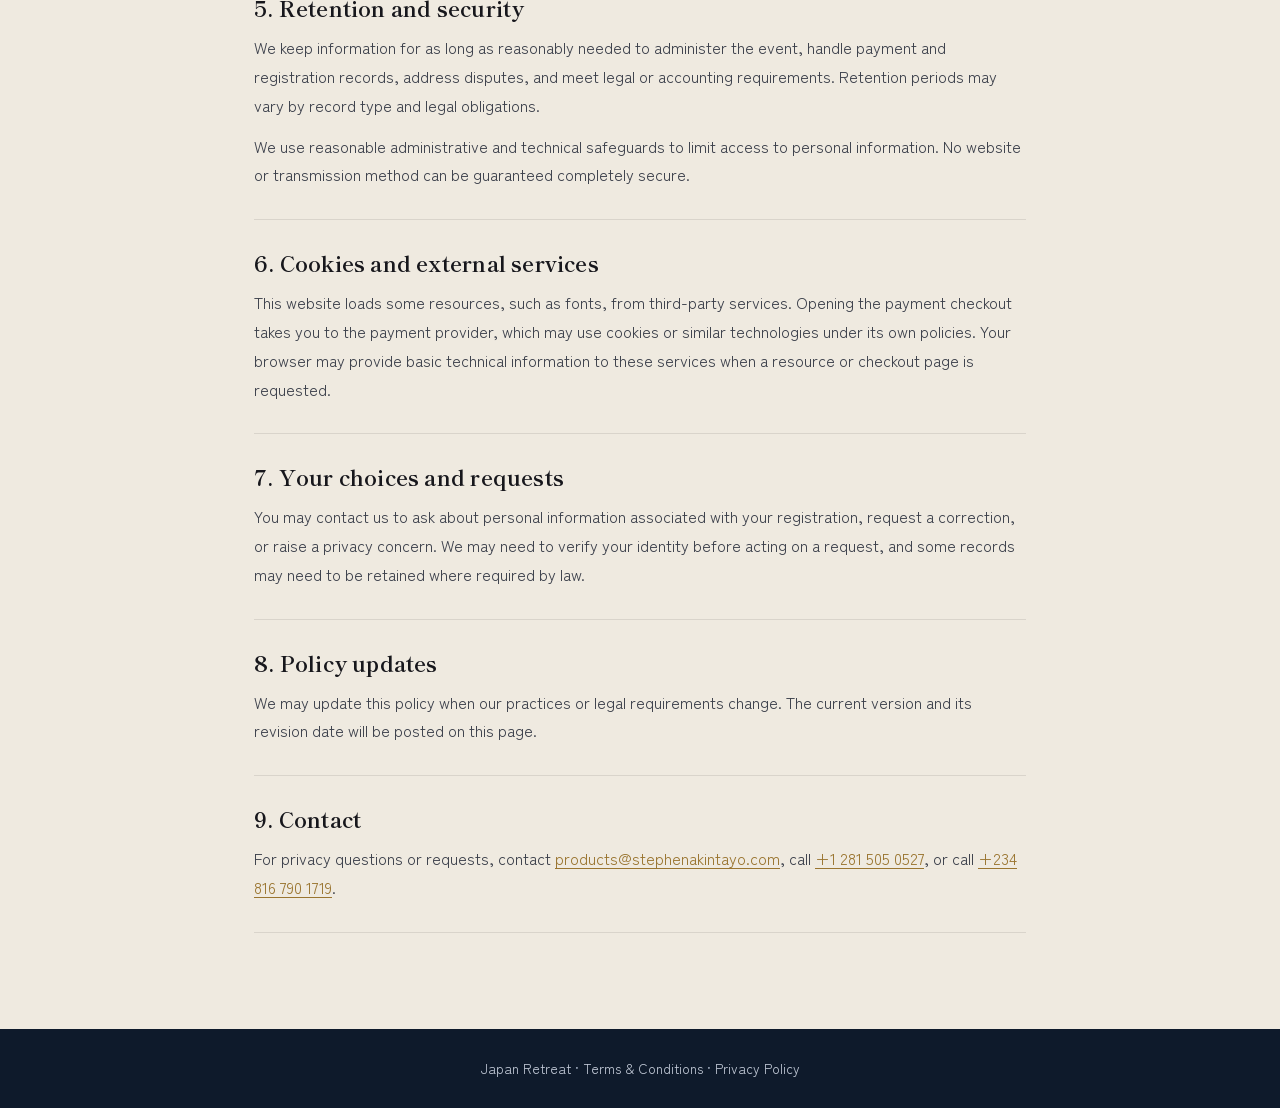
<file: privacy.html>
<!DOCTYPE html>
<html lang="en">
<head>
    <meta charset="UTF-8">
    <meta name="viewport" content="width=device-width, initial-scale=1.0">
    <meta name="theme-color" content="#0E1A2B">
    <meta name="description" content="Privacy Policy for the Billionaire Habits Retreat — Japan Edition 2027.">
    <title>Privacy Policy | Japan Retreat</title>
    <link rel="preconnect" href="https://fonts.googleapis.com">
    <link rel="preconnect" href="https://fonts.gstatic.com" crossorigin>
    <link href="https://fonts.googleapis.com/css2?family=Shippori+Mincho:wght@400;600;700;800&family=Zen+Kaku+Gothic+New:wght@400;500;700&display=swap" rel="stylesheet">
    <link rel="stylesheet" href="style.css">
</head>
<body class="legal-page">
    <header class="legal-nav">
        <div class="container legal-nav-inner">
            <a href="index.html" class="logo"><span class="logo-text"><span class="logo-name">Japan<span>Retreat</span></span><span class="logo-by">by Stephen Akintayo Foundation</span></span></a>
            <nav class="legal-nav-links" aria-label="Legal pages">
                <a href="terms.html">Terms</a>
                <a href="privacy.html" aria-current="page">Privacy</a>
                <a href="index.html#pricing">Packages</a>
            </nav>
        </div>
    </header>

    <main class="legal-main">
        <p class="legal-eyebrow">Japan Retreat · 2027</p>
        <h1 class="legal-title">Privacy Policy</h1>
        <p class="legal-intro">This policy explains how Stephen Akintayo Foundation handles information connected with the Billionaire Habits Retreat — Japan Edition website, registration, and payment process.</p>
        <p class="legal-updated">Last updated: 29 October 2026</p>

        <aside class="legal-highlight">
            <p><strong>Payment safety:</strong> Registration information may be used to identify participants and help verify and protect payment transactions. Card payments are processed by the payment provider at checkout; this website does not ask for or store your full card number or security code.</p>
        </aside>

        <div class="legal-content">
            <section>
                <h2>1. Information we may collect</h2>
                <p>Depending on how you interact with us, information may include:</p>
                <ul>
                    <li>Contact and identity details you provide, such as your name, email address, and phone number.</li>
                    <li>Registration details, selected package, booking reference, and event-related messages.</li>
                    <li>Payment status and transaction references used to confirm and reconcile a booking. Card details are handled by the payment provider.</li>
                    <li>Basic technical information your browser sends when loading this site, such as device, browser, and request information.</li>
                </ul>
            </section>
            <section>
                <h2>2. How we use information</h2>
                <p>We may use information to identify participants, process and administer registrations, confirm package selection, communicate important event updates, answer enquiries, verify and reconcile payments, prevent or investigate suspected fraud or unauthorized transactions, and meet legal obligations.</p>
            </section>
            <section>
                <h2>3. Payment processing</h2>
                <p>When you select a package, checkout is provided by the payment provider linked from this website (currently Stripe). That provider processes payment information under its own privacy policy and terms. We receive information needed to confirm and support the booking, such as payment status and transaction references. We do not request or store your full payment card number or card security code through this website.</p>
            </section>
            <section>
                <h2>4. When information may be shared</h2>
                <p>We may share relevant information with staff and service providers who need it to manage registrations, communicate with participants, process payments, protect transactions, or provide the retreat. We may also disclose information when required by law, to respond to valid legal requests, or to protect participants, the organizers, and their rights.</p>
                <p>We do not state that payment providers or other independent service providers are governed by this policy; please review their own privacy information.</p>
            </section>
            <section>
                <h2>5. Retention and security</h2>
                <p>We keep information for as long as reasonably needed to administer the event, handle payment and registration records, address disputes, and meet legal or accounting requirements. Retention periods may vary by record type and legal obligations.</p>
                <p>We use reasonable administrative and technical safeguards to limit access to personal information. No website or transmission method can be guaranteed completely secure.</p>
            </section>
            <section>
                <h2>6. Cookies and external services</h2>
                <p>This website loads some resources, such as fonts, from third-party services. Opening the payment checkout takes you to the payment provider, which may use cookies or similar technologies under its own policies. Your browser may provide basic technical information to these services when a resource or checkout page is requested.</p>
            </section>
            <section>
                <h2>7. Your choices and requests</h2>
                <p>You may contact us to ask about personal information associated with your registration, request a correction, or raise a privacy concern. We may need to verify your identity before acting on a request, and some records may need to be retained where required by law.</p>
            </section>
            <section>
                <h2>8. Policy updates</h2>
                <p>We may update this policy when our practices or legal requirements change. The current version and its revision date will be posted on this page.</p>
            </section>
            <section>
                <h2>9. Contact</h2>
                <p>For privacy questions or requests, contact <a href="mailto:products@stephenakintayo.com">products@stephenakintayo.com</a>, call <a href="tel:+12815050527">+1 281 505 0527</a>, or call <a href="tel:+2348167901719">+234 816 790 1719</a>.</p>
            </section>
        </div>
    </main>

    <footer class="legal-footer">
        <a href="index.html">Japan Retreat</a> · <a href="terms.html">Terms &amp; Conditions</a> · <a href="privacy.html">Privacy Policy</a>
    </footer>
</body>
</html>
</file>
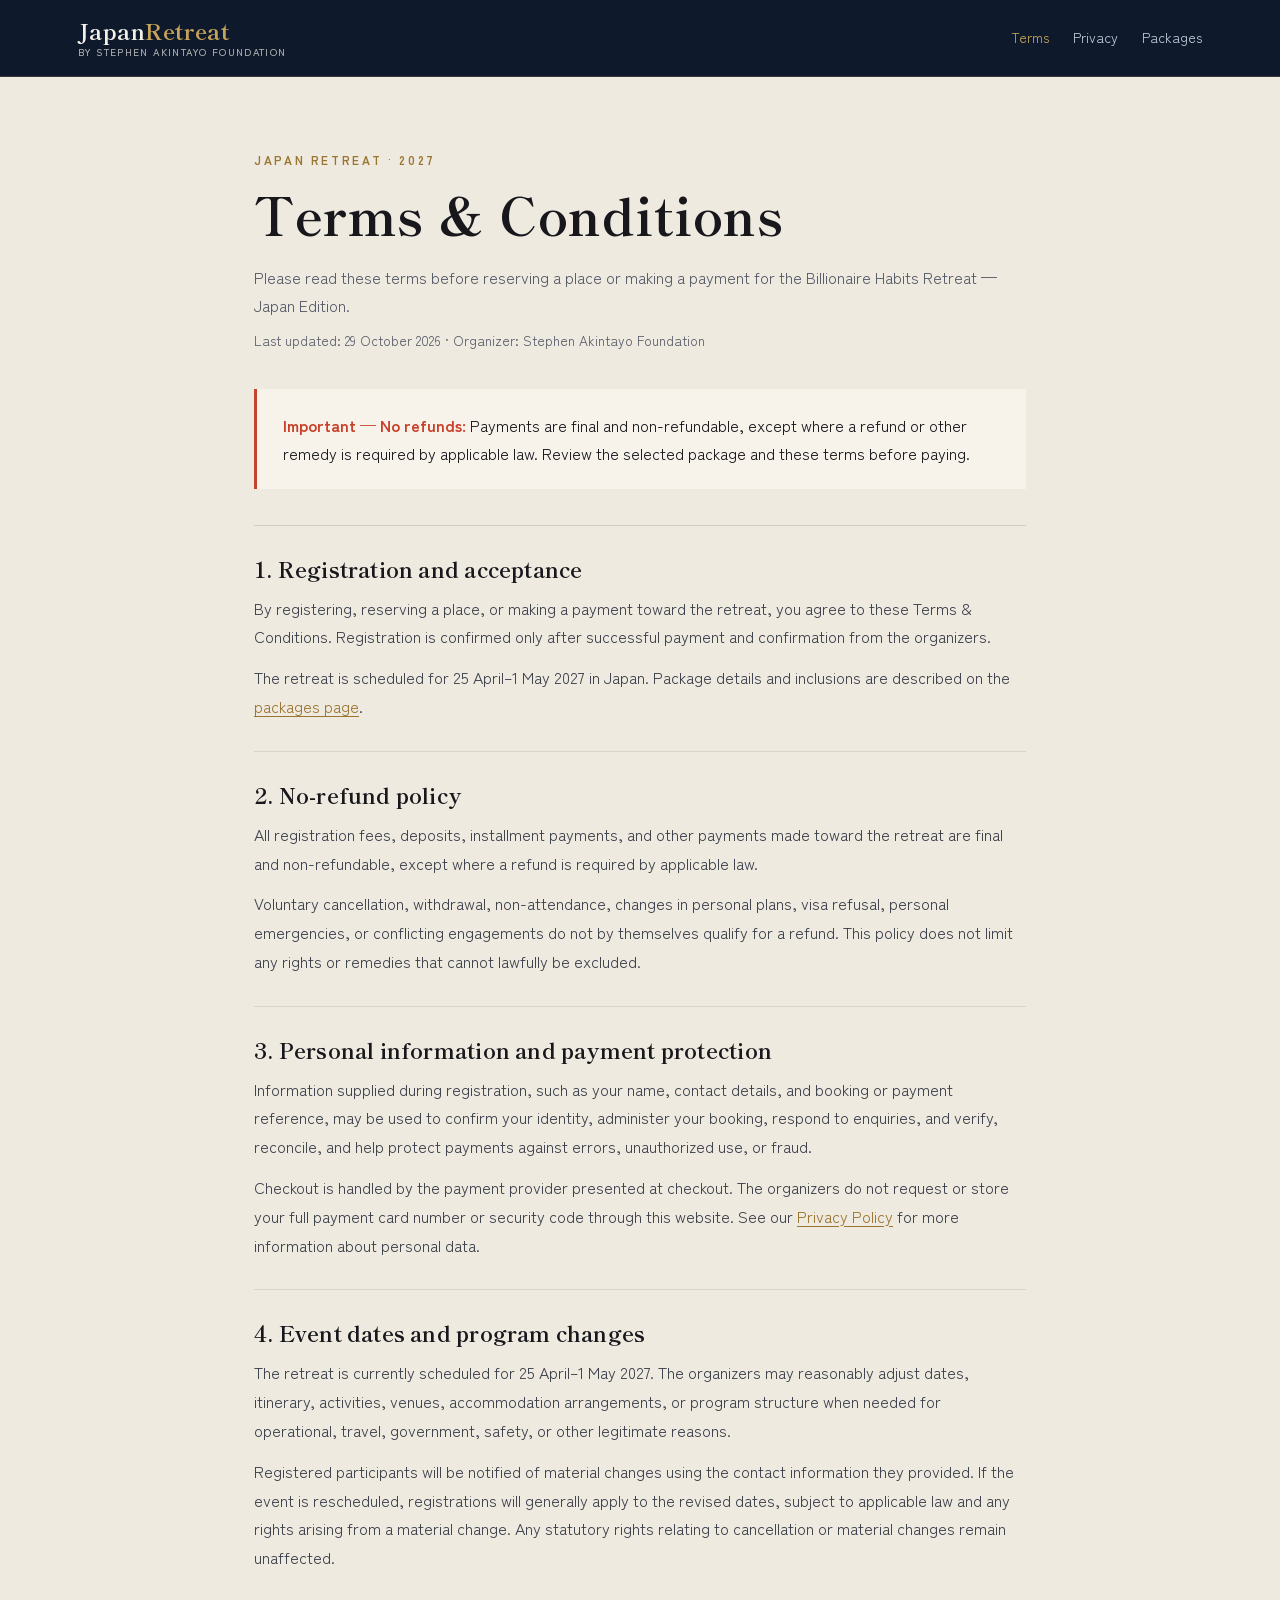
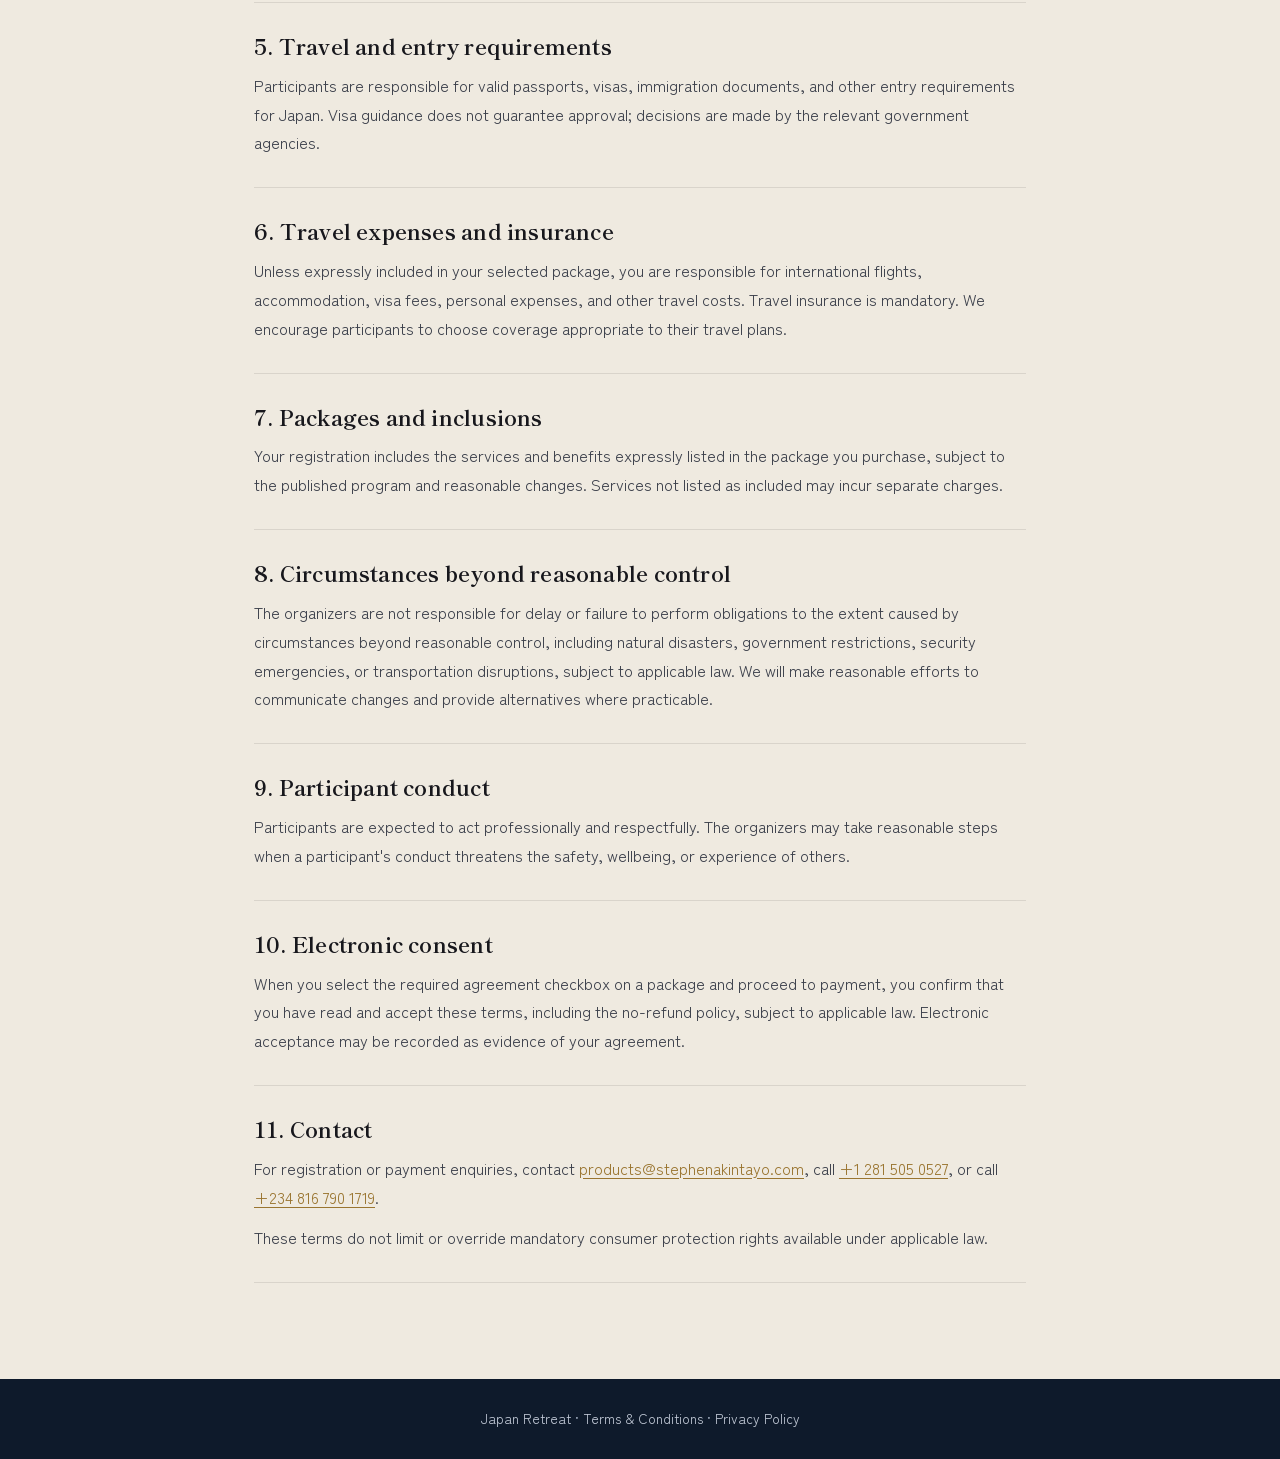
<file: terms.html>
<!DOCTYPE html>
<html lang="en">
<head>
    <meta charset="UTF-8">
    <meta name="viewport" content="width=device-width, initial-scale=1.0">
    <meta name="theme-color" content="#0E1A2B">
    <meta name="description" content="Terms and Conditions for the Billionaire Habits Retreat — Japan Edition 2027.">
    <title>Terms &amp; Conditions | Japan Retreat</title>
    <link rel="preconnect" href="https://fonts.googleapis.com">
    <link rel="preconnect" href="https://fonts.gstatic.com" crossorigin>
    <link href="https://fonts.googleapis.com/css2?family=Shippori+Mincho:wght@400;600;700;800&family=Zen+Kaku+Gothic+New:wght@400;500;700&display=swap" rel="stylesheet">
    <link rel="stylesheet" href="style.css">
</head>
<body class="legal-page">
    <header class="legal-nav">
        <div class="container legal-nav-inner">
            <a href="index.html" class="logo"><span class="logo-text"><span class="logo-name">Japan<span>Retreat</span></span><span class="logo-by">by Stephen Akintayo Foundation</span></span></a>
            <nav class="legal-nav-links" aria-label="Legal pages">
                <a href="terms.html" aria-current="page">Terms</a>
                <a href="privacy.html">Privacy</a>
                <a href="index.html#pricing">Packages</a>
            </nav>
        </div>
    </header>

    <main class="legal-main">
        <p class="legal-eyebrow">Japan Retreat · 2027</p>
        <h1 class="legal-title">Terms &amp; Conditions</h1>
        <p class="legal-intro">Please read these terms before reserving a place or making a payment for the Billionaire Habits Retreat — Japan Edition.</p>
        <p class="legal-updated">Last updated: 29 October 2026 · Organizer: Stephen Akintayo Foundation</p>

        <aside class="legal-highlight">
            <p><strong>Important — No refunds:</strong> Payments are final and non-refundable, except where a refund or other remedy is required by applicable law. Review the selected package and these terms before paying.</p>
        </aside>

        <div class="legal-content">
            <section>
                <h2>1. Registration and acceptance</h2>
                <p>By registering, reserving a place, or making a payment toward the retreat, you agree to these Terms &amp; Conditions. Registration is confirmed only after successful payment and confirmation from the organizers.</p>
                <p>The retreat is scheduled for 25 April–1 May 2027 in Japan. Package details and inclusions are described on the <a href="index.html#pricing">packages page</a>.</p>
            </section>
            <section>
                <h2>2. No-refund policy</h2>
                <p>All registration fees, deposits, installment payments, and other payments made toward the retreat are final and non-refundable, except where a refund is required by applicable law.</p>
                <p>Voluntary cancellation, withdrawal, non-attendance, changes in personal plans, visa refusal, personal emergencies, or conflicting engagements do not by themselves qualify for a refund. This policy does not limit any rights or remedies that cannot lawfully be excluded.</p>
            </section>
            <section>
                <h2>3. Personal information and payment protection</h2>
                <p>Information supplied during registration, such as your name, contact details, and booking or payment reference, may be used to confirm your identity, administer your booking, respond to enquiries, and verify, reconcile, and help protect payments against errors, unauthorized use, or fraud.</p>
                <p>Checkout is handled by the payment provider presented at checkout. The organizers do not request or store your full payment card number or security code through this website. See our <a href="privacy.html">Privacy Policy</a> for more information about personal data.</p>
            </section>
            <section>
                <h2>4. Event dates and program changes</h2>
                <p>The retreat is currently scheduled for 25 April–1 May 2027. The organizers may reasonably adjust dates, itinerary, activities, venues, accommodation arrangements, or program structure when needed for operational, travel, government, safety, or other legitimate reasons.</p>
                <p>Registered participants will be notified of material changes using the contact information they provided. If the event is rescheduled, registrations will generally apply to the revised dates, subject to applicable law and any rights arising from a material change. Any statutory rights relating to cancellation or material changes remain unaffected.</p>
            </section>
            <section>
                <h2>5. Travel and entry requirements</h2>
                <p>Participants are responsible for valid passports, visas, immigration documents, and other entry requirements for Japan. Visa guidance does not guarantee approval; decisions are made by the relevant government agencies.</p>
            </section>
            <section>
                <h2>6. Travel expenses and insurance</h2>
                <p>Unless expressly included in your selected package, you are responsible for international flights, accommodation, visa fees, personal expenses, and other travel costs. Travel insurance is mandatory. We encourage participants to choose coverage appropriate to their travel plans.</p>
            </section>
            <section>
                <h2>7. Packages and inclusions</h2>
                <p>Your registration includes the services and benefits expressly listed in the package you purchase, subject to the published program and reasonable changes. Services not listed as included may incur separate charges.</p>
            </section>
            <section>
                <h2>8. Circumstances beyond reasonable control</h2>
                <p>The organizers are not responsible for delay or failure to perform obligations to the extent caused by circumstances beyond reasonable control, including natural disasters, government restrictions, security emergencies, or transportation disruptions, subject to applicable law. We will make reasonable efforts to communicate changes and provide alternatives where practicable.</p>
            </section>
            <section>
                <h2>9. Participant conduct</h2>
                <p>Participants are expected to act professionally and respectfully. The organizers may take reasonable steps when a participant's conduct threatens the safety, wellbeing, or experience of others.</p>
            </section>
            <section>
                <h2>10. Electronic consent</h2>
                <p>When you select the required agreement checkbox on a package and proceed to payment, you confirm that you have read and accept these terms, including the no-refund policy, subject to applicable law. Electronic acceptance may be recorded as evidence of your agreement.</p>
            </section>
            <section>
                <h2>11. Contact</h2>
                <p>For registration or payment enquiries, contact <a href="mailto:products@stephenakintayo.com">products@stephenakintayo.com</a>, call <a href="tel:+12815050527">+1 281 505 0527</a>, or call <a href="tel:+2348167901719">+234 816 790 1719</a>.</p>
                <p>These terms do not limit or override mandatory consumer protection rights available under applicable law.</p>
            </section>
        </div>
    </main>

    <footer class="legal-footer">
        <a href="index.html">Japan Retreat</a> · <a href="terms.html">Terms &amp; Conditions</a> · <a href="privacy.html">Privacy Policy</a>
    </footer>
</body>
</html>
</file>
<file: style.css>
/* =========================================================
   Billionaire Habits Retreat — Japan Edition
   Direction: aizome indigo night + washi paper,
   kinpaku gold leaf, shu vermilion hanko seal.
   ========================================================= */

:root {
    /* Palette */
    --ai: #0E1A2B;          /* aizome indigo night — dark sections */
    --ai-2: #16263C;        /* raised indigo surface */
    --ai-3: #22354F;        /* indigo hairline */
    --washi: #EFEAE0;       /* washi paper — light sections */
    --washi-2: #E5DED0;     /* washi shade */
    --sumi: #17171C;        /* sumi ink text on paper */
    --kin: #C8A35A;         /* gold leaf */
    --kin-soft: #E2C88F;
    --shu: #C9412A;         /* vermilion seal */

    /* Type */
    --font-display: 'Shippori Mincho', 'Hiragino Mincho ProN', 'Yu Mincho', serif;
    --font-body: 'Zen Kaku Gothic New', 'Hiragino Sans', 'Yu Gothic', system-ui, sans-serif;

    --radius: 2px;
    --transition: 0.3s cubic-bezier(.2, .7, .2, 1);
    --nav-h: 76px;

    /* Theme tokens (default = ink) */
    --bg: var(--ai);
    --fg: #F4F1EA;
    --muted: #A9B4C6;
    --surface: var(--ai-2);
    --line: rgba(200, 163, 90, 0.22);
    --accent: var(--kin);
}

.theme-ink {
    --bg: var(--ai);
    --fg: #F4F1EA;
    --muted: #A9B4C6;
    --surface: var(--ai-2);
    --line: rgba(200, 163, 90, 0.22);
    --accent: var(--kin);
}

.theme-washi {
    --bg: var(--washi);
    --fg: var(--sumi);
    --muted: #565B68;
    --surface: #F7F3EB;
    --line: rgba(23, 23, 28, 0.14);
    --accent: #9A7530; /* deeper gold for contrast on paper */
}

*,
*::before,
*::after {
    margin: 0;
    padding: 0;
    box-sizing: border-box;
}

html {
    scroll-behavior: smooth;
    overflow-x: hidden;
    scroll-padding-top: var(--nav-h);
}

@media (prefers-reduced-motion: reduce) {
    html {
        scroll-behavior: auto;
    }

    *,
    *::before,
    *::after {
        animation-duration: 0.01ms !important;
        animation-iteration-count: 1 !important;
        transition-duration: 0.01ms !important;
    }
}

body {
    font-family: var(--font-body);
    font-size: 1rem;
    background-color: var(--ai);
    color: #F4F1EA;
    line-height: 1.75;
    overflow-x: hidden;
    -webkit-font-smoothing: antialiased;
}

h1,
h2,
h3,
h4 {
    font-family: var(--font-display);
    font-weight: 700;
    line-height: 1.2;
    color: var(--fg);
    letter-spacing: 0.01em;
}

p+p {
    margin-top: 1em;
}

a {
    text-decoration: none;
    color: inherit;
    transition: color var(--transition), background-color var(--transition), border-color var(--transition), transform var(--transition);
}

a:focus-visible,
button:focus-visible,
input:focus-visible,
[role="button"]:focus-visible,
.faq-question:focus-visible,
.btn:focus-visible {
    outline: 2px solid var(--kin);
    outline-offset: 3px;
}

ul,
ol {
    list-style: none;
}

img {
    max-width: 100%;
    height: auto;
    display: block;
}

figure {
    margin: 0;
}

.skip-link {
    position: absolute;
    left: -9999px;
    top: auto;
    width: 1px;
    height: 1px;
    overflow: hidden;
    z-index: -1;
}

.skip-link:focus {
    left: 16px;
    top: 16px;
    width: auto;
    height: auto;
    padding: 12px 20px;
    background: var(--kin);
    color: var(--sumi);
    font-weight: 700;
    z-index: 10000;
    overflow: visible;
}

/* ---------- Layout utilities ---------- */
.container {
    width: 100%;
    max-width: 1180px;
    margin: 0 auto;
    padding: 0 28px;
}

.section-padding {
    padding: 120px 0;
}

.theme-ink,
.theme-washi {
    background-color: var(--bg);
    color: var(--fg);
}

.section-head {
    max-width: 680px;
    margin: 0 auto 64px;
    text-align: center;
}

.eyebrow {
    display: inline-flex;
    align-items: center;
    gap: 14px;
    font-size: 0.75rem;
    font-weight: 700;
    letter-spacing: 0.22em;
    text-transform: uppercase;
    color: var(--accent);
    margin-bottom: 18px;
}

.eyebrow span {
    font-family: var(--font-display);
    font-size: 1rem;
    letter-spacing: 0.12em;
    text-transform: none;
    color: var(--shu);
    padding-right: 14px;
    border-right: 1px solid var(--line);
}

.section-title {
    font-size: clamp(2rem, 4.2vw, 3.1rem);
    font-weight: 600;
    margin-bottom: 22px;
}

.section-title span {
    display: block;
    color: var(--accent);
    font-weight: 800;
}

.section-lead {
    color: var(--muted);
    font-size: 1.05rem;
}

.text-center {
    text-align: center;
}

/* ---------- Seal (hanko) — the signature ---------- */
.hanko {
    display: inline-grid;
    place-items: center;
    width: 46px;
    height: 46px;
    flex: 0 0 auto;
    background: var(--shu);
    color: #FBEDE6;
    font-family: var(--font-display);
    font-weight: 800;
    font-size: 0.95rem;
    line-height: 1;
    writing-mode: vertical-rl;
    letter-spacing: 0.06em;
    border-radius: 4px;
    transform: rotate(-4deg);
    box-shadow: inset 0 0 0 2px rgba(251, 237, 230, 0.35), inset 0 0 0 4px var(--shu);
}

.hanko-lg {
    width: 72px;
    height: 72px;
    font-size: 1.45rem;
}

/* ---------- Buttons ---------- */
.btn {
    display: inline-flex;
    align-items: center;
    justify-content: center;
    gap: 10px;
    padding: 15px 32px;
    font-family: var(--font-body);
    font-weight: 700;
    font-size: 0.9rem;
    letter-spacing: 0.08em;
    border-radius: var(--radius);
    border: 1px solid transparent;
    cursor: pointer;
    text-align: center;
}

.btn-primary {
    background: var(--kin);
    color: var(--sumi);
    border-color: var(--kin);
}

.btn-primary:hover {
    background: var(--kin-soft);
    border-color: var(--kin-soft);
    transform: translateY(-2px);
}

.btn-secondary {
    background: transparent;
    color: var(--fg);
    border-color: var(--accent);
}

.btn-secondary:hover {
    background: var(--accent);
    color: var(--bg);
}

.btn.is-disabled,
.btn[aria-disabled="true"] {
    opacity: 0.45;
    cursor: not-allowed;
    filter: grayscale(0.4);
    transform: none;
}

.btn.is-disabled:hover,
.btn[aria-disabled="true"]:hover {
    transform: none;
}

/* ---------- Animations ---------- */
@keyframes rise {
    from {
        opacity: 0;
        transform: translateY(22px);
    }

    to {
        opacity: 1;
        transform: translateY(0);
    }
}

@keyframes stamp {
    0% {
        opacity: 0;
        transform: rotate(-4deg) scale(1.6);
    }

    70% {
        opacity: 1;
        transform: rotate(-4deg) scale(0.94);
    }

    100% {
        opacity: 1;
        transform: rotate(-4deg) scale(1);
    }
}

.fade-in {
    animation: rise 0.9s cubic-bezier(.2, .7, .2, 1) forwards;
}

.delay-100 {
    animation-delay: 0.1s;
}

.delay-200 {
    animation-delay: 0.2s;
}

.delay-300 {
    animation-delay: 0.3s;
}

/* ---------- Navigation ---------- */
.navbar {
    position: fixed;
    top: 0;
    left: 0;
    width: 100%;
    z-index: 1000;
    padding: 22px 0;
    transition: padding var(--transition), background-color var(--transition), box-shadow var(--transition);
    background: linear-gradient(to bottom, rgba(14, 26, 43, 0.75), rgba(14, 26, 43, 0));
}

.navbar.scrolled {
    padding: 12px 0;
    background: rgba(14, 26, 43, 0.96);
    backdrop-filter: blur(10px);
    box-shadow: 0 1px 0 var(--line), 0 12px 32px rgba(0, 0, 0, 0.35);
}

.nav-container {
    display: flex;
    justify-content: space-between;
    align-items: center;
    gap: 24px;
}

.logo {
    display: inline-flex;
    align-items: center;
    gap: 2px;
    font-family: var(--font-display);
    font-size: 1.4rem;
    font-weight: 700;
    color: #F4F1EA;
    letter-spacing: 0.02em;
}

.logo-text {
    display: flex;
    flex-direction: column;
    line-height: 1.1;
}

.logo-name span {
    color: var(--kin);
}

.logo-by {
    margin-top: 4px;
    font-family: var(--font-body);
    font-size: 0.62rem;
    font-weight: 500;
    letter-spacing: 0.14em;
    text-transform: uppercase;
    color: rgba(244, 241, 234, 0.7);
}

.logo .logo-seal {
    display: inline-grid;
    place-items: center;
    width: 30px;
    height: 30px;
    margin-right: 10px;
    background: var(--shu);
    color: #FBEDE6;
    font-size: 0.62rem;
    font-weight: 800;
    writing-mode: vertical-rl;
    border-radius: 3px;
    transform: rotate(-4deg);
}

.nav-links {
    display: flex;
    gap: 30px;
    align-items: center;
}

.nav-links a {
    font-size: 0.85rem;
    font-weight: 500;
    letter-spacing: 0.06em;
    color: rgba(244, 241, 234, 0.85);
    position: relative;
}

.nav-links a:not(.btn)::after {
    content: '';
    position: absolute;
    left: 0;
    bottom: -6px;
    width: 0;
    height: 1px;
    background: var(--kin);
    transition: width var(--transition);
}

.nav-links a:not(.btn):hover {
    color: #fff;
}

.nav-links a:not(.btn):hover::after {
    width: 100%;
}

.nav-links a.btn-nav-cta {
    padding: 10px 20px;
    color: var(--sumi);
    font-size: 0.8rem;
}

.mobile-menu-btn {
    display: none;
    width: 44px;
    height: 44px;
    align-items: center;
    justify-content: center;
    font-size: 1.3rem;
    color: #F4F1EA;
    cursor: pointer;
    border: 1px solid rgba(200, 163, 90, 0.4);
    border-radius: var(--radius);
}

/* ---------- Hero ---------- */
.hero {
    position: relative;
    min-height: 100vh;
    min-height: 100svh;
    display: flex;
    align-items: center;
    padding: 140px 0 90px;
    color: #F4F1EA;
    background:
        linear-gradient(100deg, rgba(14, 26, 43, 0.96) 0%, rgba(14, 26, 43, 0.82) 38%, rgba(14, 26, 43, 0.25) 75%, rgba(14, 26, 43, 0.45) 100%),
        linear-gradient(to top, var(--ai) 0%, rgba(14, 26, 43, 0) 30%),
        url('images/hero-bg.png') center 40% / cover no-repeat;
}

.hero-inner {
    display: grid;
    grid-template-columns: minmax(0, 1fr) auto;
    align-items: center;
    gap: 40px;
}

.hero-content {
    max-width: 680px;
}

.hero-subtitle {
    display: inline-block;
    font-size: 0.78rem;
    font-weight: 700;
    letter-spacing: 0.24em;
    text-transform: uppercase;
    color: var(--kin);
    padding-bottom: 14px;
    margin-bottom: 26px;
    border-bottom: 1px solid rgba(200, 163, 90, 0.45);
}

.hero h1 {
    font-size: clamp(2.4rem, 6vw, 4.6rem);
    font-weight: 600;
    line-height: 1.08;
    color: #fff;
    margin-bottom: 30px;
}

.hero h1 em {
    font-style: normal;
    font-weight: 800;
    color: var(--kin);
}

.hero-date {
    display: flex;
    align-items: center;
    gap: 18px;
    font-family: var(--font-display);
    font-size: clamp(1.15rem, 2.2vw, 1.5rem);
    font-weight: 600;
    color: #fff;
    margin-bottom: 22px;
}

.hero-date .hanko {
    animation: stamp 0.7s 0.5s cubic-bezier(.2, .7, .2, 1) both;
}

.hero-micro {
    max-width: 560px;
    color: rgba(244, 241, 234, 0.8);
    font-size: 1.05rem;
}

.hero-cta {
    display: flex;
    flex-wrap: wrap;
    gap: 16px;
    margin: 38px 0 48px;
}

.btn-hero-outline {
    color: #F4F1EA;
    border-color: rgba(244, 241, 234, 0.55);
}

.btn-hero-outline:hover {
    background: #F4F1EA;
    border-color: #F4F1EA;
    color: var(--sumi);
}

.trust-indicators {
    display: flex;
    flex-wrap: wrap;
    gap: 0;
    border-top: 1px solid rgba(244, 241, 234, 0.18);
    padding-top: 22px;
}

.trust-indicators li {
    font-family: var(--font-display);
    font-weight: 600;
    font-size: 1.05rem;
    color: #fff;
    padding: 0 28px;
    border-left: 1px solid rgba(244, 241, 234, 0.18);
}

.trust-indicators li:first-child {
    padding-left: 0;
    border-left: 0;
}

.trust-indicators li span {
    display: block;
    font-family: var(--font-body);
    font-size: 0.68rem;
    font-weight: 700;
    letter-spacing: 0.2em;
    text-transform: uppercase;
    color: var(--kin);
}

.hero-vertical {
    writing-mode: vertical-rl;
    font-family: var(--font-display);
    font-weight: 800;
    font-size: clamp(2rem, 4vw, 3.2rem);
    letter-spacing: 0.18em;
    line-height: 1;
    color: rgba(255, 255, 255, 0.92);
    text-shadow: 0 4px 30px rgba(0, 0, 0, 0.5);
    padding-left: 22px;
    border-left: 1px solid rgba(200, 163, 90, 0.5);
}

.hero-vertical span {
    font-size: 0.42em;
    font-weight: 600;
    letter-spacing: 0.3em;
    color: var(--kin);
    margin-top: 0.8em;
}

/* ---------- About ---------- */
.about-grid {
    display: grid;
    grid-template-columns: 1fr 1.05fr;
    gap: 72px;
    align-items: center;
}

.about-text>p:not(.eyebrow) {
    color: var(--muted);
}

.mini-list {
    margin-top: 32px;
    border-top: 1px solid var(--line);
}

.mini-list li {
    position: relative;
    padding: 13px 0 13px 28px;
    border-bottom: 1px solid var(--line);
    font-weight: 500;
}

.mini-list li::before {
    content: '';
    position: absolute;
    left: 2px;
    top: 50%;
    width: 9px;
    height: 9px;
    background: var(--shu);
    transform: translateY(-50%) rotate(45deg);
}

.about-image,
.who-image {
    position: relative;
}

.about-image img {
    width: 100%;
    aspect-ratio: 4 / 5;
    object-fit: cover;
    object-position: 68% center;
    border-radius: var(--radius);
    box-shadow: 0 30px 60px -20px rgba(14, 26, 43, 0.45);
}

.about-image::before {
    content: '';
    position: absolute;
    inset: 18px -18px -18px 18px;
    border: 1px solid var(--accent);
    z-index: -1;
}

.about-image {
    z-index: 0;
}

.about-image figcaption,
.who-image figcaption {
    margin-top: 26px;
    font-size: 0.82rem;
    color: var(--muted);
    letter-spacing: 0.02em;
}

/* ---------- Who it's for ---------- */
.who-layout {
    display: grid;
    grid-template-columns: 0.9fr 1.1fr;
    gap: 72px;
    align-items: center;
}

.who-image img {
    width: 100%;
    aspect-ratio: 4 / 5;
    object-fit: cover;
    object-position: 60% center;
    border-radius: var(--radius);
}

.who-text .section-lead {
    margin-bottom: 34px;
}

.who-grid {
    display: grid;
    gap: 0;
    border-top: 1px solid var(--line);
}

.who-card {
    padding: 22px 0;
    border-bottom: 1px solid var(--line);
}

.who-card h3 {
    display: flex;
    align-items: center;
    gap: 14px;
    font-size: 1.25rem;
    margin-bottom: 6px;
}

.who-card h3 i {
    width: 22px;
    color: var(--accent);
    font-size: 1rem;
}

.who-card p {
    color: var(--muted);
    padding-left: 36px;
}

.not-for {
    margin-top: 30px;
    padding: 20px 24px;
    border-left: 3px solid var(--shu);
    background: rgba(201, 65, 42, 0.08);
}

.not-for h4 {
    font-family: var(--font-body);
    font-size: 0.78rem;
    letter-spacing: 0.18em;
    text-transform: uppercase;
    color: #E8806C;
    margin-bottom: 6px;
}

.not-for p {
    color: var(--muted);
    font-size: 0.95rem;
}

/* ---------- Outcomes ---------- */
.outcome-grid {
    display: grid;
    grid-template-columns: repeat(5, minmax(0, 1fr));
    border-top: 1px solid var(--line);
    border-bottom: 1px solid var(--line);
}

.outcome-card {
    position: relative;
    padding: 40px 26px 34px;
    border-left: 1px solid var(--line);
    transition: background-color var(--transition);
}

.outcome-card:first-child {
    border-left: 0;
}

.outcome-card:hover {
    background: var(--surface);
}

.outcome-kanji {
    display: block;
    font-family: var(--font-display);
    font-size: 3.6rem;
    font-weight: 800;
    line-height: 1;
    color: var(--shu);
    margin-bottom: 26px;
}

.outcome-card h3 {
    font-size: 1.2rem;
    margin-bottom: 10px;
}

.outcome-card p {
    color: var(--muted);
    font-size: 0.93rem;
    line-height: 1.65;
}

.outcome-gloss {
    display: block;
    margin-top: 18px;
    font-size: 0.7rem;
    letter-spacing: 0.18em;
    text-transform: uppercase;
    color: var(--accent);
}

/* ---------- Itinerary ---------- */
.itinerary {
    background:
        radial-gradient(ellipse at 85% 0%, rgba(200, 163, 90, 0.08), transparent 55%),
        var(--ai);
}

.timeline {
    max-width: 980px;
    margin: 0 auto;
    border-top: 1px solid var(--line);
}

.timeline-item {
    display: grid;
    grid-template-columns: 110px minmax(0, 1fr) 260px;
    gap: 36px;
    align-items: center;
    padding: 34px 0;
    border-bottom: 1px solid var(--line);
}

.day-kanji {
    font-family: var(--font-display);
    font-weight: 800;
    font-size: 4.4rem;
    line-height: 1;
    text-align: center;
    color: var(--kin);
}

.timeline-item:nth-child(odd) .day-kanji {
    color: var(--shu);
}

.day-label {
    font-size: 0.72rem;
    font-weight: 700;
    letter-spacing: 0.22em;
    text-transform: uppercase;
    color: var(--muted);
    margin-bottom: 4px;
}

.day-title {
    font-size: 1.55rem;
    margin-bottom: 8px;
}

.day-body>p:last-child {
    color: var(--muted);
}

.day-image {
    grid-column: 3;
    overflow: hidden;
    border-radius: var(--radius);
}

.day-image img {
    width: 100%;
    aspect-ratio: 16 / 10;
    object-fit: cover;
    transition: transform 0.8s cubic-bezier(.2, .7, .2, 1);
}

/* Show only the garden in the strategy image */
.day-image img[src*="strategy-session"] {
    transform: scale(1.9);
    transform-origin: 78% 0%;
}

.timeline-item:hover .day-image img {
    transform: scale(1.05);
}

.timeline-item:hover .day-image img[src*="strategy-session"] {
    transform: scale(1.98);
}

/* ---------- Included ---------- */
.included .section-head {
    margin-bottom: 24px;
}

.included-grid {
    display: grid;
    grid-template-columns: 1fr 1fr;
    gap: 0;
    max-width: 980px;
    margin: 0 auto;
    background: var(--surface);
    border: 1px solid var(--line);
}

.included-col {
    padding: 48px;
}

.included-col+.included-col {
    border-left: 1px solid var(--line);
}

.included-col .section-title {
    font-size: clamp(1.6rem, 3vw, 2.1rem);
}

.included-col .section-title span {
    display: inline;
}

.included-list li {
    display: flex;
    align-items: baseline;
    gap: 14px;
    padding: 10px 0;
    border-bottom: 1px dashed var(--line);
}

.included-list li:last-child {
    border-bottom: 0;
}

.included-list li i {
    color: var(--accent);
    width: 16px;
    flex: 0 0 auto;
}

.not-included-list li i {
    color: var(--shu);
}

/* ---------- Pricing ---------- */
.pricing {
    position: relative;
    background:
        linear-gradient(rgba(14, 26, 43, 0.93), rgba(14, 26, 43, 0.97)),
        url('images/testimonial-bg.png') center / cover no-repeat;
}

.pricing-urgency {
    display: inline-flex;
    align-items: center;
    gap: 10px;
    margin-top: 20px;
    padding: 8px 16px;
    font-size: 0.85rem;
    font-weight: 700;
    color: var(--kin-soft);
    border: 1px solid var(--line);
}

.pricing-urgency i {
    color: var(--shu);
}

.pricing-grid {
    display: grid;
    gap: 28px;
}

.pricing-grid-two {
    grid-template-columns: repeat(2, minmax(0, 1fr));
    max-width: 900px;
    margin: 0 auto;
    align-items: stretch;
}

.pricing-card {
    position: relative;
    display: flex;
    flex-direction: column;
    padding: 44px 38px 34px;
    background: rgba(22, 38, 60, 0.92);
    border: 1px solid var(--line);
    border-radius: var(--radius);
    transition: transform var(--transition), border-color var(--transition), box-shadow var(--transition);
}

.pricing-card:hover {
    transform: translateY(-6px);
    border-color: rgba(200, 163, 90, 0.5);
    box-shadow: 0 30px 60px -30px rgba(0, 0, 0, 0.7);
}

.pricing-card.featured {
    border-color: var(--kin);
    background:
        linear-gradient(180deg, rgba(200, 163, 90, 0.10), rgba(200, 163, 90, 0) 45%),
        rgba(22, 38, 60, 0.96);
}

.pricing-ribbon {
    position: absolute;
    top: -22px;
    right: 28px;
    display: grid;
    place-items: center;
    width: 52px;
    height: 52px;
    background: var(--shu);
    color: #FBEDE6;
    font-family: var(--font-display);
    font-weight: 800;
    font-size: 0.95rem;
    writing-mode: vertical-rl;
    border-radius: 4px;
    transform: rotate(-4deg);
    box-shadow: inset 0 0 0 2px rgba(251, 237, 230, 0.35), inset 0 0 0 4px var(--shu), 0 8px 18px rgba(0, 0, 0, 0.35);
}

.pricing-tier-label {
    font-size: 0.72rem;
    font-weight: 700;
    letter-spacing: 0.22em;
    text-transform: uppercase;
    color: var(--kin);
}

.package-name {
    font-size: 1.75rem;
    margin: 10px 0 18px;
}

.package-price {
    display: flex;
    align-items: baseline;
    gap: 10px;
    padding-bottom: 18px;
    margin-bottom: 18px;
    border-bottom: 1px solid var(--line);
}

.package-currency {
    font-size: 0.78rem;
    font-weight: 700;
    letter-spacing: 0.18em;
    color: var(--muted);
}

.package-amount {
    font-family: var(--font-display);
    font-size: 3.2rem;
    font-weight: 800;
    line-height: 1;
    color: #fff;
}

.package-diff {
    font-size: 0.9rem;
    font-weight: 700;
    color: var(--kin-soft);
    margin-bottom: 6px;
}

.package-note {
    color: var(--muted);
    font-size: 0.92rem;
    margin-top: 0;
}

.package-features {
    flex: 1;
    margin: 24px 0;
}

.package-features li {
    display: flex;
    gap: 14px;
    align-items: baseline;
    padding: 9px 0;
    font-size: 0.95rem;
}

.package-features li i {
    width: 16px;
    flex: 0 0 auto;
    color: var(--kin);
}

.package-features li strong {
    color: #fff;
}

.package-terms {
    display: grid;
    gap: 6px;
    padding: 16px;
    margin-bottom: 18px;
    background: rgba(14, 26, 43, 0.7);
    border: 1px solid var(--line);
    font-size: 0.85rem;
    line-height: 1.55;
    color: rgba(244, 241, 234, 0.85);
}

.package-terms label {
    display: flex;
    gap: 10px;
    align-items: flex-start;
    cursor: pointer;
}

.package-terms input {
    flex: 0 0 auto;
    width: 17px;
    height: 17px;
    margin-top: 2px;
    accent-color: var(--kin);
    cursor: pointer;
}

.package-terms a {
    margin-left: 27px;
    color: var(--kin);
    text-decoration: underline;
    text-underline-offset: 3px;
}

.btn-pricing-main {
    width: 100%;
}

.pricing-secure {
    margin-top: 14px;
    text-align: center;
    font-size: 0.78rem;
    color: var(--muted);
}

.pricing-secure i {
    color: var(--kin);
    margin-right: 4px;
}

/* ---------- Host ---------- */
.host-grid {
    display: grid;
    grid-template-columns: 0.8fr 1.2fr;
    gap: 80px;
    align-items: center;
}

.host-img {
    position: relative;
}

.host-img img {
    width: 100%;
    aspect-ratio: 4 / 5;
    object-fit: cover;
    object-position: center top;
    border-radius: var(--radius);
    filter: saturate(0.95);
}

.host-img .hanko {
    position: absolute;
    right: -20px;
    bottom: 28px;
}

.host-content .section-title span {
    font-size: 0.82em;
}

.host-role {
    font-size: 0.8rem;
    font-weight: 700;
    letter-spacing: 0.16em;
    text-transform: uppercase;
    color: var(--accent);
    margin-bottom: 24px;
}

.host-content>p:not(.eyebrow):not(.host-role) {
    color: var(--muted);
}

/* ---------- Testimonials ---------- */
.testimonial-grid {
    display: grid;
    grid-template-columns: repeat(3, minmax(0, 1fr));
    gap: 28px;
}

.testimonial-card {
    position: relative;
    margin: 0;
    padding: 44px 32px 32px;
    background: var(--surface);
    border-top: 2px solid var(--kin);
}

.testimonial-card::before {
    content: '“';
    position: absolute;
    top: 6px;
    left: 26px;
    font-family: var(--font-display);
    font-size: 4rem;
    line-height: 1;
    color: rgba(200, 163, 90, 0.35);
}

.testimonial-card p {
    font-family: var(--font-display);
    font-size: 1.15rem;
    line-height: 1.6;
    color: #F4F1EA;
}

.testimonial-card cite {
    display: block;
    margin-top: 22px;
    font-style: normal;
    font-size: 0.78rem;
    font-weight: 700;
    letter-spacing: 0.16em;
    text-transform: uppercase;
    color: var(--kin);
}

.testimonial-card cite::before {
    content: '— ';
}

/* ---------- FAQ ---------- */
.faq-layout {
    display: grid;
    grid-template-columns: 0.85fr 1.15fr;
    gap: 48px;
    align-items: start;
}

.need-to-know {
    position: sticky;
    top: calc(var(--nav-h) + 20px);
    padding: 36px 32px;
    background: var(--ai);
    color: #F4F1EA;
    border-radius: var(--radius);
}

.need-to-know-title {
    color: #fff;
    font-size: 1.5rem;
    margin-bottom: 18px;
    padding-bottom: 14px;
    border-bottom: 1px solid rgba(200, 163, 90, 0.3);
}

.need-to-know-list li {
    padding: 8px 0;
    font-size: 0.9rem;
    line-height: 1.6;
    color: #C3CBD8;
}

.need-to-know-list strong {
    color: var(--kin-soft);
}

.need-to-know-list a {
    color: #fff;
    text-decoration: underline;
    text-underline-offset: 3px;
    word-break: break-word;
}

.faq-container {
    border-top: 1px solid var(--line);
}

.faq-item {
    border-bottom: 1px solid var(--line);
}

.faq-question {
    display: flex;
    justify-content: space-between;
    align-items: center;
    gap: 20px;
    padding: 22px 0;
    font-family: var(--font-display);
    font-size: 1.15rem;
    font-weight: 700;
    cursor: pointer;
    transition: color var(--transition);
}

.faq-question:hover {
    color: var(--accent);
}

.faq-question i {
    flex: 0 0 auto;
    font-size: 0.85rem;
    color: var(--accent);
    transition: transform var(--transition);
}

.faq-answer {
    max-height: 0;
    overflow: hidden;
    color: var(--muted);
    transition: max-height 0.45s ease, padding 0.45s ease;
}

.faq-answer a {
    color: var(--fg);
    text-decoration: underline;
    text-underline-offset: 3px;
}

.faq-item.active .faq-answer {
    max-height: 600px;
    padding-bottom: 24px;
}

.faq-item.active .faq-question {
    color: var(--accent);
}

.faq-item.active .faq-question i {
    transform: rotate(180deg);
}

/* ---------- Final CTA ---------- */
.final-cta {
    text-align: center;
    color: #F4F1EA;
    background:
        linear-gradient(rgba(14, 26, 43, 0.82), rgba(14, 26, 43, 0.92)),
        url('images/japan-innovation.png') center 30% / cover no-repeat;
}

.final-cta .hanko {
    margin-bottom: 28px;
}

.final-cta .section-title {
    color: #fff;
}

.final-cta .section-title span {
    color: var(--kin);
}

.final-cta-lead {
    max-width: 620px;
    margin: 0 auto 38px;
    color: rgba(244, 241, 234, 0.82);
    font-size: 1.05rem;
}

.final-cta-grid {
    display: grid;
    grid-template-columns: repeat(2, minmax(0, 1fr));
    gap: 16px;
    max-width: 560px;
    margin: 0 auto;
}

.final-cta-grid .btn {
    width: 100%;
}

.final-cta .btn-secondary {
    color: #F4F1EA;
    border-color: var(--kin);
}

.final-cta .btn-secondary:hover {
    color: var(--sumi);
    background: var(--kin);
}

.final-cta-footnote {
    margin-top: 32px;
    font-size: 0.82rem;
    color: rgba(244, 241, 234, 0.65);
}

.final-cta-footnote i {
    color: var(--kin);
    margin: 0 4px;
}

/* ---------- Footer ---------- */
.site-footer {
    background: #09111D;
    color: #A9B4C6;
    padding: 80px 0 32px;
    border-top: 1px solid var(--line);
}

.footer-grid {
    display: grid;
    grid-template-columns: 2fr 1fr 1fr;
    gap: 48px;
}

.site-footer h4 {
    font-family: var(--font-body);
    font-size: 0.75rem;
    letter-spacing: 0.2em;
    text-transform: uppercase;
    color: var(--kin);
    margin-bottom: 18px;
}

.footer-about {
    margin-top: 18px;
    max-width: 420px;
    font-size: 0.92rem;
}

.footer-list li {
    padding: 4px 0;
    font-size: 0.92rem;
}

.site-footer a:hover {
    color: var(--kin);
}

.footer-bottom {
    margin-top: 56px;
    padding-top: 24px;
    border-top: 1px solid rgba(255, 255, 255, 0.06);
    font-size: 0.8rem;
    text-align: center;
}

.footer-bottom a {
    text-decoration: underline;
    text-underline-offset: 3px;
}

/* =========================================================
   Responsive
   ========================================================= */
@media (max-width: 1080px) {
    .outcome-grid {
        grid-template-columns: repeat(3, minmax(0, 1fr));
    }

    .outcome-card:nth-child(4) {
        border-left: 0;
    }

    .outcome-card:nth-child(n+4) {
        border-top: 1px solid var(--line);
    }

    .timeline-item {
        grid-template-columns: 90px minmax(0, 1fr) 200px;
        gap: 28px;
    }
}

@media (max-width: 960px) {
    .section-padding {
        padding: 96px 0;
    }

    .mobile-menu-btn {
        display: flex;
    }

    .nav-links {
        position: absolute;
        top: 100%;
        left: 0;
        right: 0;
        flex-direction: column;
        align-items: stretch;
        gap: 0;
        padding: 12px 28px 28px;
        background: rgba(14, 26, 43, 0.98);
        border-bottom: 1px solid var(--line);
        box-shadow: 0 20px 40px rgba(0, 0, 0, 0.4);
        opacity: 0;
        visibility: hidden;
        transform: translateY(-8px);
        transition: opacity var(--transition), transform var(--transition), visibility var(--transition);
    }

    .nav-links.active {
        opacity: 1;
        visibility: visible;
        transform: translateY(0);
    }

    .nav-links li a:not(.btn) {
        display: block;
        padding: 14px 0;
        border-bottom: 1px solid rgba(200, 163, 90, 0.12);
    }

    .nav-links a:not(.btn)::after {
        display: none;
    }

    .nav-links li:last-child {
        margin-top: 18px;
    }

    .nav-links a.btn-nav-cta {
        display: flex;
        width: 100%;
        padding: 14px 20px;
    }

    .navbar {
        background: rgba(14, 26, 43, 0.92);
    }

    .hero-inner {
        grid-template-columns: 1fr;
    }

    .hero-vertical {
        display: none;
    }

    .about-grid,
    .who-layout,
    .host-grid,
    .faq-layout {
        grid-template-columns: 1fr;
        gap: 56px;
    }

    .about-image img,
    .who-image img {
        aspect-ratio: 16 / 10;
    }

    .about-image::before {
        inset: 14px -10px -14px 10px;
    }

    .host-img {
        max-width: 420px;
    }

    .host-img .hanko {
        right: -12px;
    }

    .need-to-know {
        position: static;
    }

    .testimonial-grid {
        grid-template-columns: 1fr;
        max-width: 620px;
        margin: 0 auto;
    }

    .timeline-item {
        grid-template-columns: 72px minmax(0, 1fr);
        gap: 22px;
        align-items: start;
    }

    .day-kanji {
        font-size: 3.2rem;
    }

    .day-image {
        grid-column: 2;
    }
}

@media (max-width: 768px) {
    .container {
        padding: 0 20px;
    }

    .section-padding {
        padding: 80px 0;
    }

    .section-head {
        margin-bottom: 44px;
    }

    .hero {
        padding: 120px 0 64px;
        background-position: center, center, 70% center;
    }

    .trust-indicators li {
        padding: 0 16px;
        font-size: 0.95rem;
    }

    .outcome-grid {
        grid-template-columns: 1fr 1fr;
    }

    .outcome-card {
        border-left: 0;
        border-top: 1px solid var(--line);
        padding: 32px 18px 28px;
    }

    .outcome-card:first-child,
    .outcome-card:nth-child(2) {
        border-top: 0;
    }

    .outcome-card:nth-child(even) {
        border-left: 1px solid var(--line);
    }

    .outcome-card:last-child {
        grid-column: 1 / -1;
    }

    .outcome-kanji {
        font-size: 2.8rem;
        margin-bottom: 18px;
    }

    .included-grid {
        grid-template-columns: 1fr;
    }

    .included-col {
        padding: 36px 26px;
    }

    .included-col+.included-col {
        border-left: 0;
        border-top: 1px solid var(--line);
    }

    .pricing-grid-two {
        grid-template-columns: 1fr;
        max-width: 480px;
        gap: 44px;
    }

    .pricing-card {
        padding: 40px 26px 28px;
    }

    .pricing-card:hover {
        transform: none;
    }

    .footer-grid {
        grid-template-columns: 1fr;
        gap: 36px;
    }
}

@media (max-width: 480px) {
    .container {
        padding: 0 16px;
    }

    .logo {
        font-size: 1.2rem;
    }

    .hero h1 {
        font-size: 2.15rem;
    }

    .hero-cta .btn {
        width: 100%;
    }

    .trust-indicators {
        display: grid;
        grid-template-columns: 1fr 1fr;
        row-gap: 14px;
    }

    .trust-indicators li,
    .trust-indicators li:first-child {
        padding: 0;
        border-left: 0;
    }

    .trust-indicators li:last-child {
        grid-column: 1 / -1;
    }

    .outcome-grid {
        grid-template-columns: 1fr;
    }

    .outcome-card,
    .outcome-card:nth-child(2) {
        border-left: 0;
        border-top: 1px solid var(--line);
    }

    .outcome-card:nth-child(even) {
        border-left: 0;
    }

    .timeline-item {
        grid-template-columns: 48px minmax(0, 1fr);
        gap: 16px;
    }

    .day-kanji {
        font-size: 2.4rem;
    }

    .day-title {
        font-size: 1.3rem;
    }

    .package-amount {
        font-size: 2.6rem;
    }

    .final-cta-grid {
        grid-template-columns: 1fr;
    }

    .eyebrow {
        flex-wrap: wrap;
        justify-content: center;
    }
}

/* =========================================================
   Legal pages (terms.html, privacy.html)
   ========================================================= */
.legal-page {
    background: var(--washi);
    color: var(--sumi);
}

.legal-page h1,
.legal-page h2 {
    color: var(--sumi);
}

.legal-nav {
    background: var(--ai);
    border-bottom: 1px solid rgba(200, 163, 90, 0.22);
    padding: 18px 0;
}

.legal-nav-inner {
    display: flex;
    align-items: center;
    justify-content: space-between;
    gap: 24px;
}

.legal-nav-links {
    display: flex;
    gap: 24px;
    font-size: 0.88rem;
}

.legal-nav-links a {
    color: #C3CBD8;
}

.legal-nav-links a:hover,
.legal-nav-links a[aria-current="page"] {
    color: var(--kin);
}

.legal-main {
    max-width: 820px;
    margin: 0 auto;
    padding: 72px 24px 96px;
}

.legal-eyebrow {
    font-size: 0.75rem;
    font-weight: 700;
    letter-spacing: 0.22em;
    text-transform: uppercase;
    color: #9A7530;
    margin-bottom: 14px;
}

.legal-title {
    font-size: clamp(2.2rem, 5vw, 3.2rem);
    font-weight: 700;
    margin-bottom: 18px;
}

.legal-intro,
.legal-updated {
    color: #565B68;
}

.legal-updated {
    margin-top: 10px;
    font-size: 0.85rem;
}

.legal-highlight {
    margin: 36px 0;
    padding: 22px 26px;
    background: #F7F3EB;
    border-left: 3px solid var(--shu);
}

.legal-highlight strong {
    color: var(--shu);
}

.legal-content {
    border-top: 1px solid rgba(23, 23, 28, 0.14);
}

.legal-content section {
    padding: 30px 0;
    border-bottom: 1px solid rgba(23, 23, 28, 0.1);
}

.legal-content h2 {
    font-size: 1.35rem;
    margin-bottom: 12px;
}

.legal-content p,
.legal-content li {
    color: #3C404B;
    line-height: 1.8;
}

.legal-content p+p {
    margin-top: 12px;
}

.legal-content ul {
    list-style: disc;
    padding-left: 22px;
    margin-top: 10px;
}

.legal-content li+li {
    margin-top: 6px;
}

.legal-content a {
    color: #9A7530;
    text-decoration: underline;
    text-underline-offset: 3px;
}

.legal-footer {
    padding: 28px 24px;
    text-align: center;
    font-size: 0.85rem;
    background: var(--ai);
    color: #A9B4C6;
}

.legal-footer a {
    color: #C3CBD8;
}

.legal-footer a:hover {
    color: var(--kin);
}

@media (max-width: 600px) {
    .legal-nav-inner {
        flex-direction: column;
        align-items: flex-start;
        gap: 12px;
    }

    .legal-nav-links {
        gap: 18px;
    }

    .legal-main {
        padding: 48px 16px 72px;
    }

    .legal-highlight {
        padding: 18px;
    }
}
</file>
